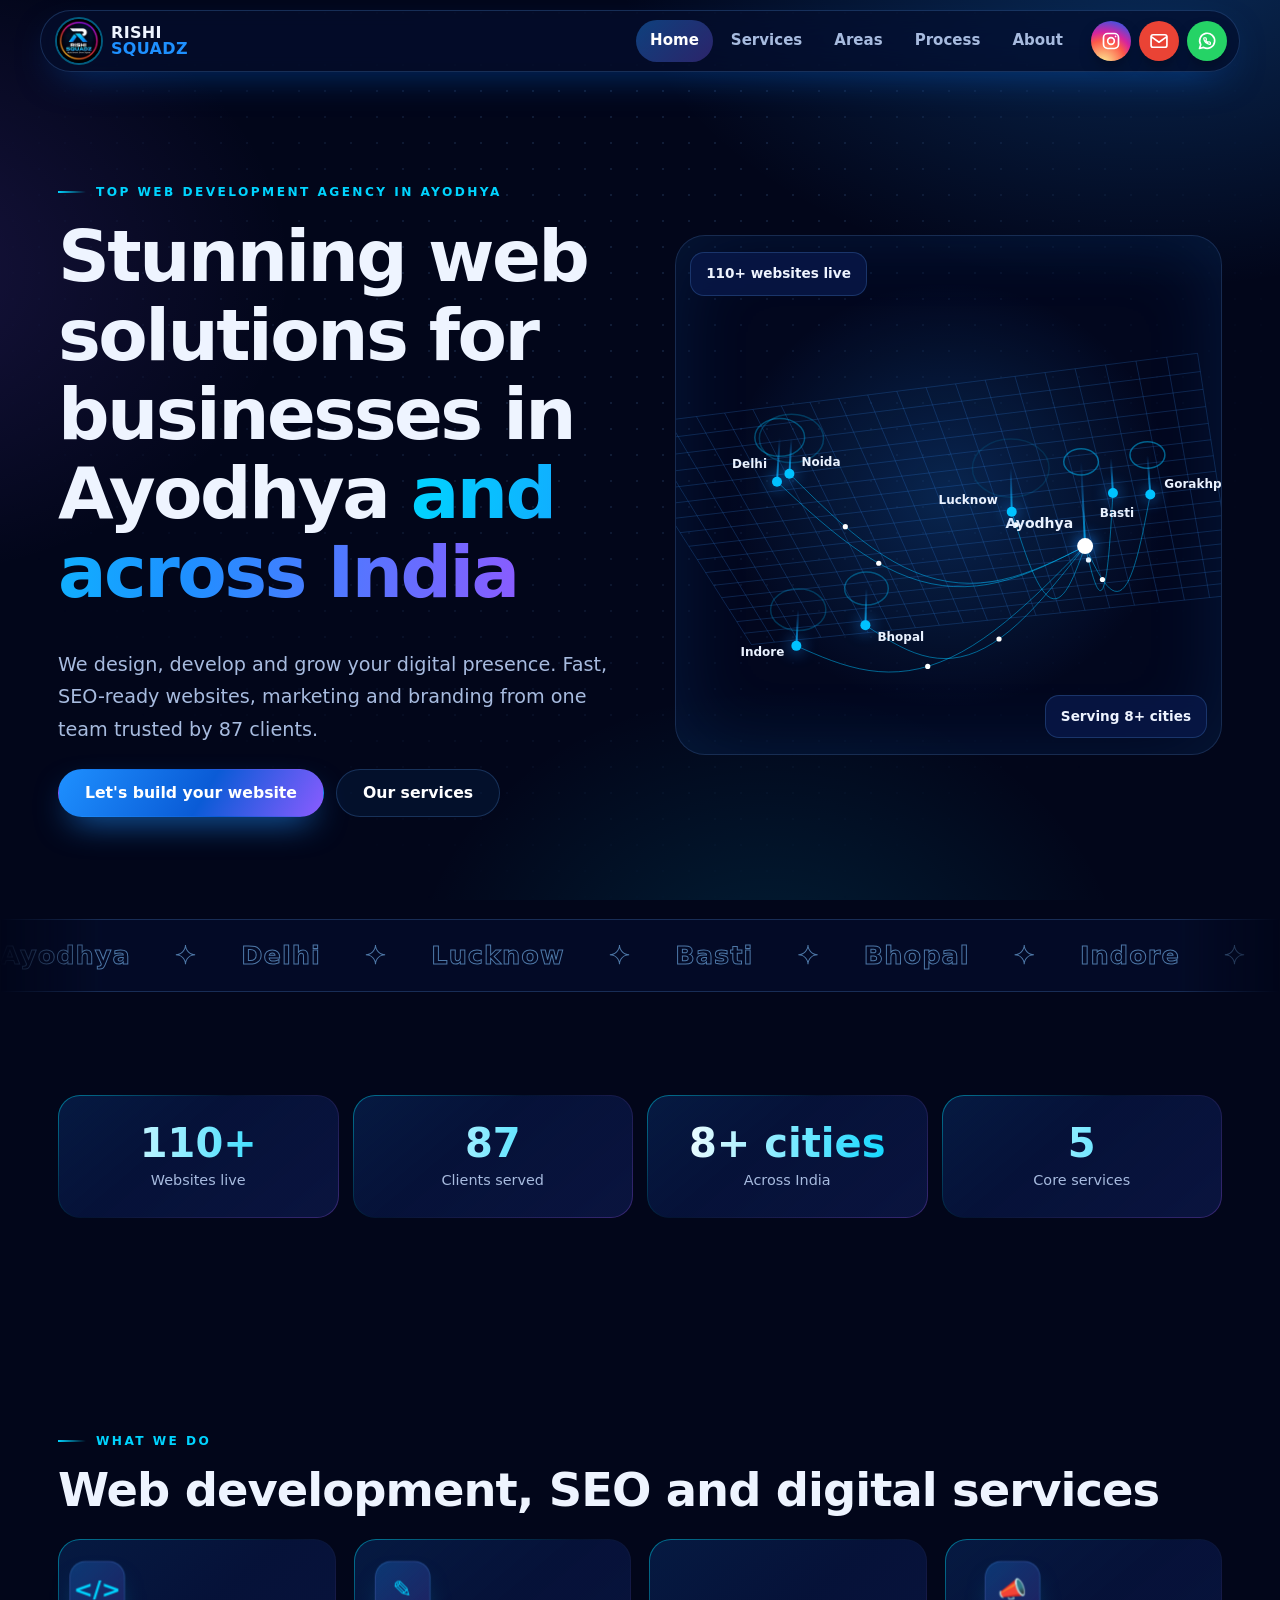
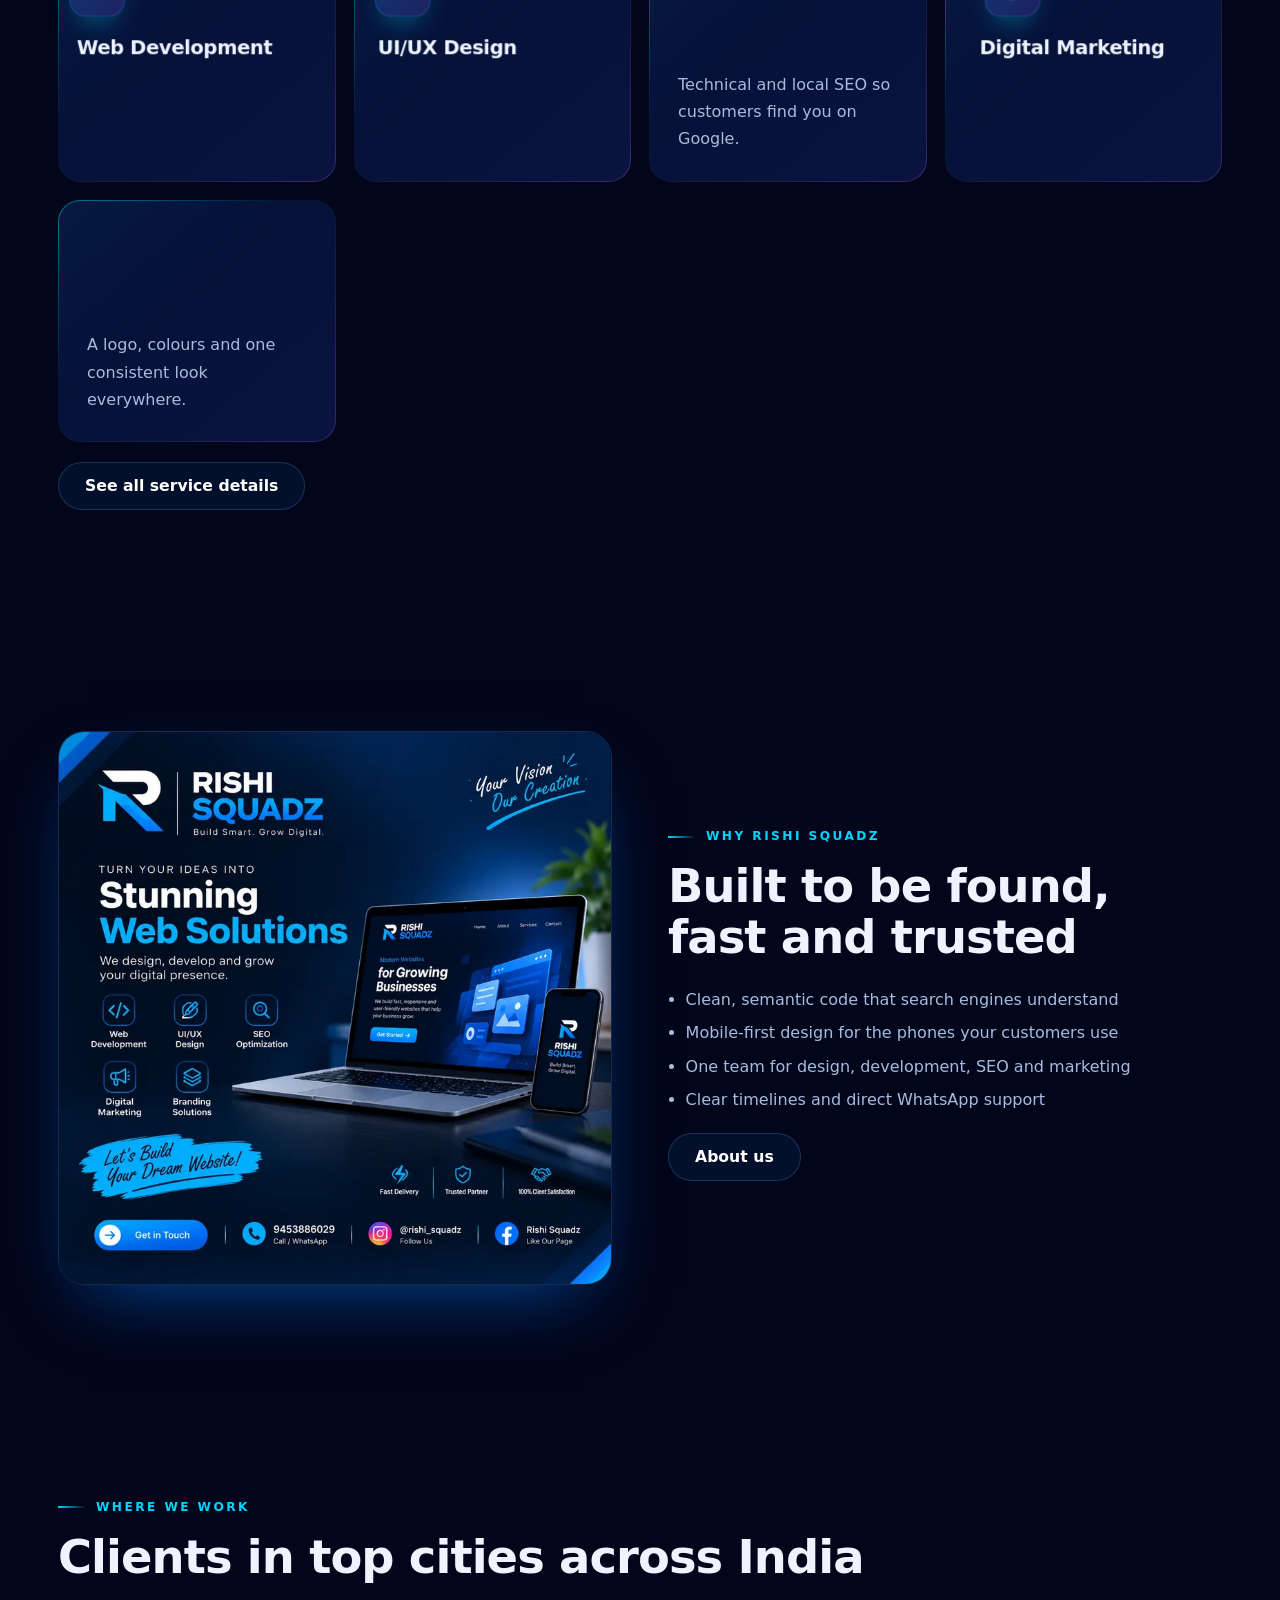
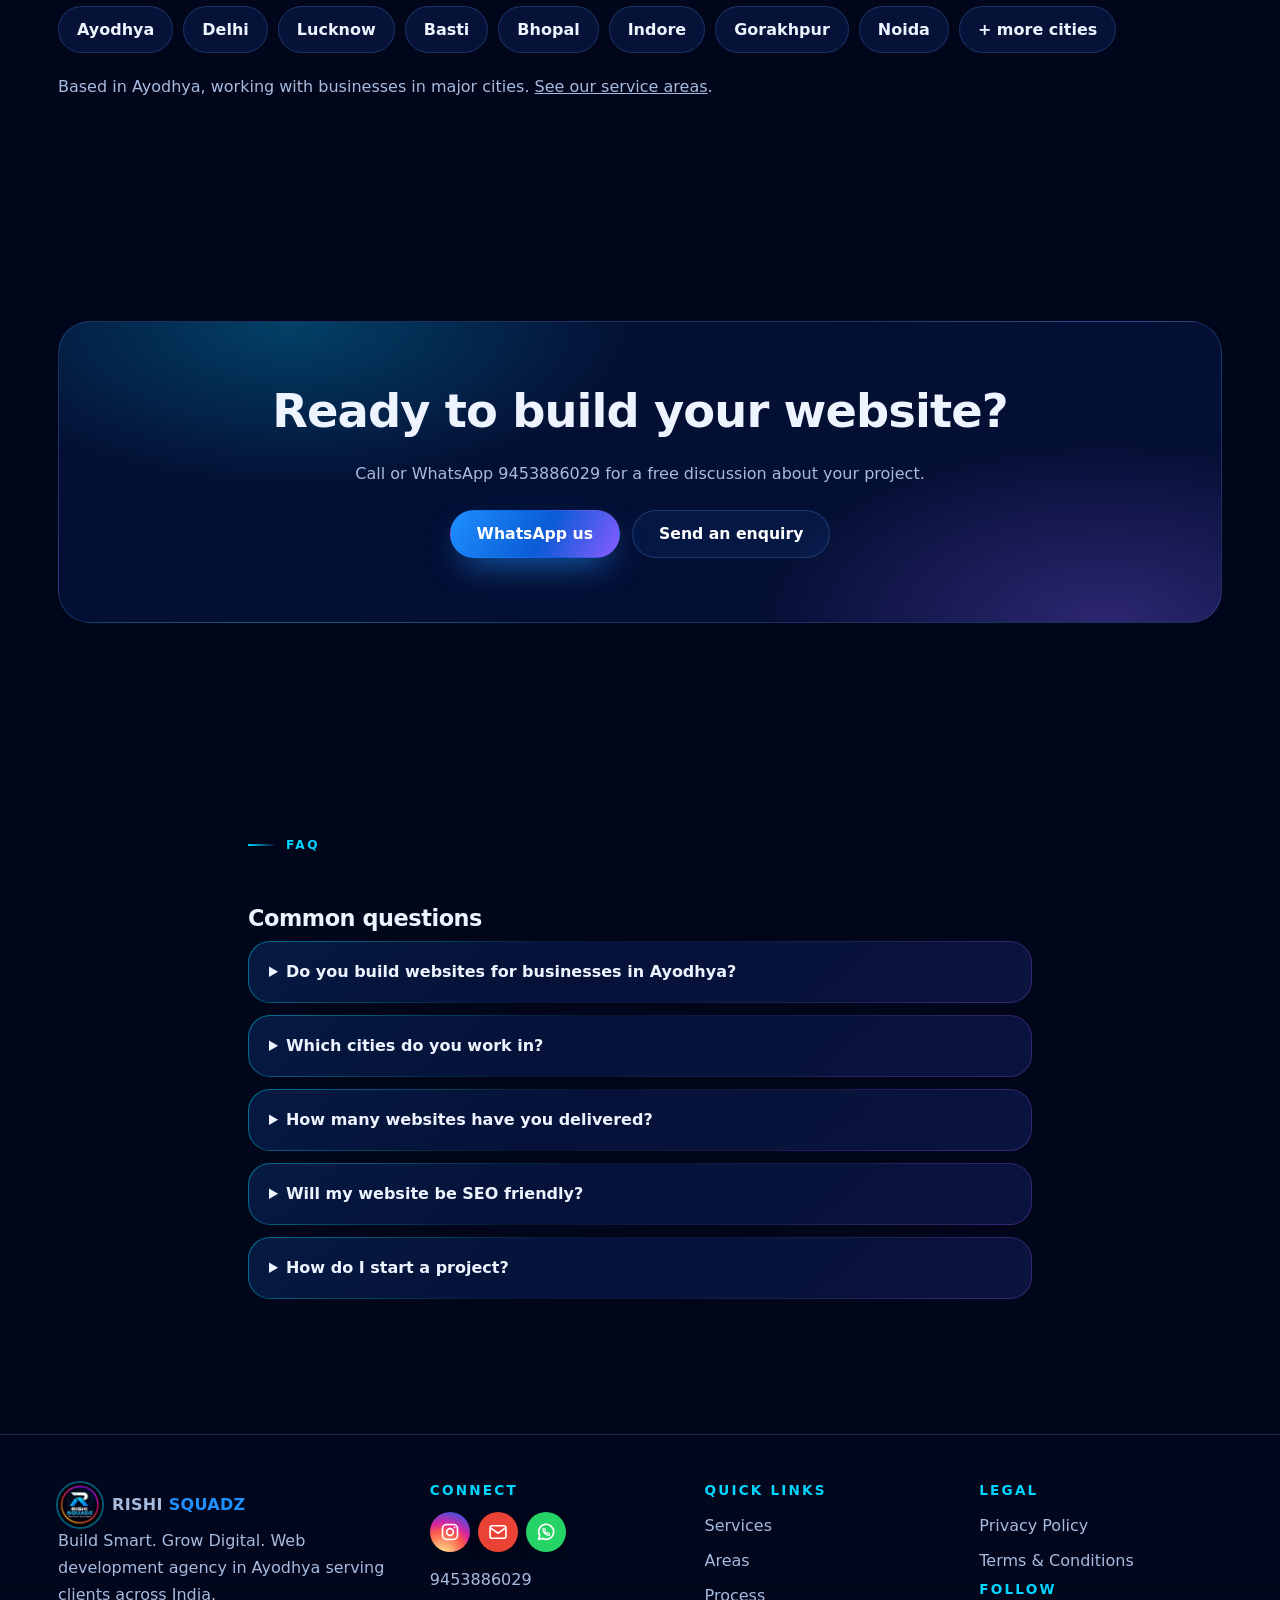
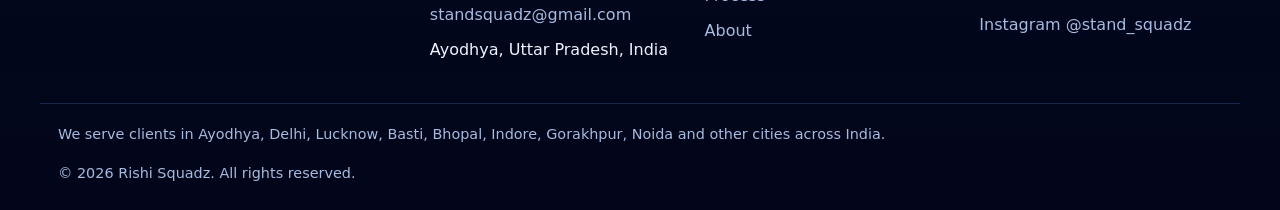
<file: index.html>
<!doctype html><html lang="en-IN"><head><meta charset="utf-8"><meta name="viewport" content="width=device-width,initial-scale=1">
<title>Web Development Company in Ayodhya, Delhi, Lucknow | Rishi Squadz</title><meta name="description" content="Top web development agency in Ayodhya serving Delhi, Lucknow, Noida, Gorakhpur, Bhopal and Indore. 110+ websites live. SEO, UI/UX, marketing. Call 9453886029."><link rel="canonical" href="https://avil45.github.io/Portfolio/"><meta name="robots" content="index,follow,max-image-preview:large"><meta name="theme-color" content="#030a1f"><meta name="geo.region" content="IN-UP"><meta name="geo.placename" content="Ayodhya">
<meta property="og:type" content="website"><meta property="og:site_name" content="Rishi Squadz"><meta property="og:locale" content="en_IN"><meta property="og:title" content="Web Development Company in Ayodhya, Delhi, Lucknow | Rishi Squadz"><meta property="og:description" content="Top web development agency in Ayodhya serving Delhi, Lucknow, Noida, Gorakhpur, Bhopal and Indore. 110+ websites live. SEO, UI/UX, marketing. Call 9453886029."><meta property="og:url" content="https://avil45.github.io/Portfolio/"><meta property="og:image" content="https://avil45.github.io/Portfolio/img/og-image.jpg"><meta name="twitter:card" content="summary_large_image">
<link rel="icon" href="favicon.ico" sizes="32x32"><link rel="apple-touch-icon" href="img/icon-180.png"><link rel="manifest" href="site.webmanifest"><link rel="stylesheet" href="css/style.css"><script type="application/ld+json">{"@context": "https://schema.org", "@graph": [{"@type": ["ProfessionalService", "LocalBusiness"], "@id": "https://avil45.github.io/Portfolio/#org", "name": "Rishi Squadz", "alternateName": "Stand Squadz", "url": "https://avil45.github.io/Portfolio/", "logo": "https://avil45.github.io/Portfolio/img/icon-512.png", "image": "https://avil45.github.io/Portfolio/img/og-image.jpg", "description": "Web development, UI/UX, SEO, digital marketing and branding agency in Ayodhya serving clients across India.", "telephone": "+91-9453886029", "email": "standsquadz@gmail.com", "slogan": "Build Smart. Grow Digital.", "address": {"@type": "PostalAddress", "addressLocality": "Ayodhya", "addressRegion": "Uttar Pradesh", "addressCountry": "IN"}, "areaServed": [{"@type": "City", "name": "Ayodhya"}, {"@type": "City", "name": "Delhi"}, {"@type": "City", "name": "Lucknow"}, {"@type": "City", "name": "Basti"}, {"@type": "City", "name": "Bhopal"}, {"@type": "City", "name": "Indore"}, {"@type": "City", "name": "Gorakhpur"}, {"@type": "City", "name": "Noida"}], "sameAs": ["https://www.instagram.com/stand_squadz"], "contactPoint": {"@type": "ContactPoint", "telephone": "+91-9453886029", "contactType": "customer service", "availableLanguage": ["en", "hi"]}, "hasOfferCatalog": {"@type": "OfferCatalog", "name": "Services", "itemListElement": [{"@type": "Offer", "itemOffered": {"@type": "Service", "name": "Web Development"}}, {"@type": "Offer", "itemOffered": {"@type": "Service", "name": "UI/UX Design"}}, {"@type": "Offer", "itemOffered": {"@type": "Service", "name": "SEO Optimization"}}, {"@type": "Offer", "itemOffered": {"@type": "Service", "name": "Digital Marketing"}}, {"@type": "Offer", "itemOffered": {"@type": "Service", "name": "Branding Solutions"}}]}}, {"@type": "WebSite", "@id": "https://avil45.github.io/Portfolio/#site", "url": "https://avil45.github.io/Portfolio/", "name": "Rishi Squadz", "publisher": {"@id": "https://avil45.github.io/Portfolio/#org"}, "inLanguage": "en-IN"}]}</script><script type="application/ld+json">{"@context": "https://schema.org", "@type": "FAQPage", "mainEntity": [{"@type": "Question", "name": "Do you build websites for businesses in Ayodhya?", "acceptedAnswer": {"@type": "Answer", "text": "Yes. Rishi Squadz is based in Ayodhya, Uttar Pradesh, and builds fast, mobile-friendly websites for local businesses, shops, hotels, schools and startups."}}, {"@type": "Question", "name": "Which cities do you work in?", "acceptedAnswer": {"@type": "Answer", "text": "We work with clients in Ayodhya, Delhi, Lucknow, Basti, Bhopal, Indore, Gorakhpur, Noida and other cities across India. Meetings can happen by phone, video call or WhatsApp."}}, {"@type": "Question", "name": "How many websites have you delivered?", "acceptedAnswer": {"@type": "Answer", "text": "We have served 87 clients and have 110 websites live."}}, {"@type": "Question", "name": "Will my website be SEO friendly?", "acceptedAnswer": {"@type": "Answer", "text": "Every site ships with clean semantic HTML, canonical tags, meta data, schema markup, a sitemap and fast loading. These are the foundations Google looks for."}}, {"@type": "Question", "name": "How do I start a project?", "acceptedAnswer": {"@type": "Answer", "text": "Call or WhatsApp 9453886029, email standsquadz@gmail.com, or use the form on the contact page."}}]}</script></head><body><a class="skip" href="#main">Skip to content</a>
<header><div class="bar"><a class="brand" href="index.html" aria-label="Rishi Squadz home"><img src="img/logo.webp" width="44" height="44" alt="Rishi Squadz logo"><span>RISHI<br><b>SQUADZ</b></span></a><button id="mb" aria-expanded="false" aria-controls="nav">Menu</button>
<nav id="nav" aria-label="Main"><ul><li><a href="index.html" aria-current="page">Home</a></li><li><a href="services.html">Services</a></li><li><a href="areas.html">Areas</a></li><li><a href="process.html">Process</a></li><li><a href="about.html">About</a></li></ul></nav><div class="soc" role="group" aria-label="Instagram, Gmail and WhatsApp"><a class="ig" href="https://www.instagram.com/stand_squadz" target="_blank" rel="noopener me" aria-label="Instagram @stand_squadz" title="Instagram"><svg viewBox="0 0 24 24" fill="none" stroke="currentColor" stroke-width="2" stroke-linecap="round" stroke-linejoin="round" aria-hidden="true"><rect x="3" y="3" width="18" height="18" rx="5"/><circle cx="12" cy="12" r="4"/><circle cx="17.5" cy="6.5" r="1" fill="currentColor" stroke="none"/></svg></a><a class="gm" href="mailto:standsquadz@gmail.com" aria-label="Email standsquadz@gmail.com" title="Gmail"><svg viewBox="0 0 24 24" fill="none" stroke="currentColor" stroke-width="2" stroke-linecap="round" stroke-linejoin="round" aria-hidden="true"><rect x="2.5" y="4.5" width="19" height="15" rx="2.5"/><path d="M3 7l9 6.5L21 7"/></svg></a><a class="wa" href="https://wa.me/919453886029" target="_blank" rel="noopener" aria-label="WhatsApp 9453886029" title="WhatsApp"><svg viewBox="0 0 24 24" fill="none" stroke="currentColor" stroke-width="2" stroke-linecap="round" stroke-linejoin="round" aria-hidden="true"><path d="M3 21l1.5-4.6A9 9 0 1 1 8 19.7z"/><path stroke-width="3.6" transform="translate(7.3 7.3) scale(.4)" d="M22 16.92v3a2 2 0 0 1-2.18 2 19.79 19.79 0 0 1-8.63-3.07 19.5 19.5 0 0 1-6-6 19.79 19.79 0 0 1-3.07-8.67A2 2 0 0 1 4.11 2h3a2 2 0 0 1 2 1.72c.127.96.361 1.903.7 2.81a2 2 0 0 1-.45 2.11L8.09 9.91a16 16 0 0 0 6 6l1.27-1.27a2 2 0 0 1 2.11-.45c.907.339 1.85.573 2.81.7A2 2 0 0 1 22 16.92z"/></svg></a></div></div></header><main id="main"><section><div class="w hero"><div><p class="eb">Top web development agency in Ayodhya</p><h1>Stunning web solutions for businesses in Ayodhya <span class="grad">and across India</span></h1><p class="m">We design, develop and grow your digital presence. Fast, SEO-ready websites, marketing and branding from one team trusted by 87 clients.</p><div class="row"><a class="btn" href="contact.html">Let's build your website</a><a class="btn g" href="services.html">Our services</a></div></div>
<div class="net"><canvas id="net" role="img" aria-label="3D network map of cities served from Ayodhya: Delhi, Noida, Lucknow, Basti, Gorakhpur, Bhopal and Indore"></canvas><div class="chip a">110+ websites live</div><div class="chip b">Serving 8+ cities</div></div></div></section>
<div class="mq" aria-hidden="true"><div><span>Ayodhya</span><span>✦</span><span>Delhi</span><span>✦</span><span>Lucknow</span><span>✦</span><span>Basti</span><span>✦</span><span>Bhopal</span><span>✦</span><span>Indore</span><span>✦</span><span>Gorakhpur</span><span>✦</span><span>Noida</span><span>✦</span><span>Ayodhya</span><span>✦</span><span>Delhi</span><span>✦</span><span>Lucknow</span><span>✦</span><span>Basti</span><span>✦</span><span>Bhopal</span><span>✦</span><span>Indore</span><span>✦</span><span>Gorakhpur</span><span>✦</span><span>Noida</span><span>✦</span></div></div><section><div class="w"><div class="stats"><div class="stat"><b>110+</b><span>Websites live</span></div><div class="stat"><b>87</b><span>Clients served</span></div><div class="stat"><b>8+ cities</b><span>Across India</span></div><div class="stat"><b>5</b><span>Core services</span></div></div></div></section>
<section><div class="w"><p class="eb">What we do</p><h2>Web development, SEO and digital services</h2><div class="grid"><article class="card"><div class="ic" aria-hidden="true">&lt;/&gt;</div><h3>Web Development</h3><p>Fast, responsive, mobile-first websites and web apps.</p></article><article class="card"><div class="ic" aria-hidden="true">✎</div><h3>UI/UX Design</h3><p>Clear layouts and simple flows planned around how customers decide.</p></article><article class="card"><div class="ic" aria-hidden="true">⌕</div><h3>SEO Optimization</h3><p>Technical and local SEO so customers find you on Google.</p></article><article class="card"><div class="ic" aria-hidden="true">📣</div><h3>Digital Marketing</h3><p>Social media, ads and campaigns that bring in enquiries.</p></article><article class="card"><div class="ic" aria-hidden="true">◆</div><h3>Branding Solutions</h3><p>A logo, colours and one consistent look everywhere.</p></article></div><p class="sp"><a class="btn g" href="services.html">See all service details</a></p></div></section>
<section><div class="w two"><img src="img/poster.webp" width="800" height="800" loading="lazy" alt="Rishi Squadz web solutions poster showing a website on laptop and phone"><div><p class="eb">Why Rishi Squadz</p><h2>Built to be found, fast and trusted</h2><ul class="ls"><li>Clean, semantic code that search engines understand</li><li>Mobile-first design for the phones your customers use</li><li>One team for design, development, SEO and marketing</li><li>Clear timelines and direct WhatsApp support</li></ul><p class="sp"><a class="btn g" href="about.html">About us</a></p></div></div></section>
<section><div class="w"><p class="eb">Where we work</p><h2>Clients in top cities across India</h2><ul class="tags"><li>Ayodhya</li><li>Delhi</li><li>Lucknow</li><li>Basti</li><li>Bhopal</li><li>Indore</li><li>Gorakhpur</li><li>Noida</li><li>+ more cities</li></ul><p class="m sp">Based in Ayodhya, working with businesses in major cities. <a href="areas.html">See our service areas</a>.</p></div></section><section><div class="w"><div class="cta"><h2>Ready to build your website?</h2><p class="m">Call or WhatsApp 9453886029 for a free discussion about your project.</p><div class="row" style="justify-content:center"><a class="btn" href="https://wa.me/919453886029" target="_blank" rel="noopener">WhatsApp us</a><a class="btn g" href="contact.html">Send an enquiry</a></div></div></div></section>
<section id="faq"><div class="w legal"><p class="eb">FAQ</p><h2>Common questions</h2><details><summary>Do you build websites for businesses in Ayodhya?</summary><p>Yes. Rishi Squadz is based in Ayodhya, Uttar Pradesh, and builds fast, mobile-friendly websites for local businesses, shops, hotels, schools and startups.</p></details><details><summary>Which cities do you work in?</summary><p>We work with clients in Ayodhya, Delhi, Lucknow, Basti, Bhopal, Indore, Gorakhpur, Noida and other cities across India. Meetings can happen by phone, video call or WhatsApp.</p></details><details><summary>How many websites have you delivered?</summary><p>We have served 87 clients and have 110 websites live.</p></details><details><summary>Will my website be SEO friendly?</summary><p>Every site ships with clean semantic HTML, canonical tags, meta data, schema markup, a sitemap and fast loading. These are the foundations Google looks for.</p></details><details><summary>How do I start a project?</summary><p>Call or WhatsApp 9453886029, email standsquadz@gmail.com, or use the form on the contact page.</p></details></div></section></main><footer><div class="w fg"><div><a class="brand" href="index.html"><img src="img/logo.webp" width="44" height="44" alt="" loading="lazy"><span>RISHI <b>SQUADZ</b></span></a><p class="m">Build Smart. Grow Digital. Web development agency in Ayodhya serving clients across India.</p></div>
<div><h2>Connect</h2><div class="soc" role="group" aria-label="Instagram, Gmail and WhatsApp"><a class="ig" href="https://www.instagram.com/stand_squadz" target="_blank" rel="noopener me" aria-label="Instagram @stand_squadz" title="Instagram"><svg viewBox="0 0 24 24" fill="none" stroke="currentColor" stroke-width="2" stroke-linecap="round" stroke-linejoin="round" aria-hidden="true"><rect x="3" y="3" width="18" height="18" rx="5"/><circle cx="12" cy="12" r="4"/><circle cx="17.5" cy="6.5" r="1" fill="currentColor" stroke="none"/></svg></a><a class="gm" href="mailto:standsquadz@gmail.com" aria-label="Email standsquadz@gmail.com" title="Gmail"><svg viewBox="0 0 24 24" fill="none" stroke="currentColor" stroke-width="2" stroke-linecap="round" stroke-linejoin="round" aria-hidden="true"><rect x="2.5" y="4.5" width="19" height="15" rx="2.5"/><path d="M3 7l9 6.5L21 7"/></svg></a><a class="wa" href="https://wa.me/919453886029" target="_blank" rel="noopener" aria-label="WhatsApp 9453886029" title="WhatsApp"><svg viewBox="0 0 24 24" fill="none" stroke="currentColor" stroke-width="2" stroke-linecap="round" stroke-linejoin="round" aria-hidden="true"><path d="M3 21l1.5-4.6A9 9 0 1 1 8 19.7z"/><path stroke-width="3.6" transform="translate(7.3 7.3) scale(.4)" d="M22 16.92v3a2 2 0 0 1-2.18 2 19.79 19.79 0 0 1-8.63-3.07 19.5 19.5 0 0 1-6-6 19.79 19.79 0 0 1-3.07-8.67A2 2 0 0 1 4.11 2h3a2 2 0 0 1 2 1.72c.127.96.361 1.903.7 2.81a2 2 0 0 1-.45 2.11L8.09 9.91a16 16 0 0 0 6 6l1.27-1.27a2 2 0 0 1 2.11-.45c.907.339 1.85.573 2.81.7A2 2 0 0 1 22 16.92z"/></svg></a></div><ul><li><a href="tel:+919453886029">9453886029</a></li><li><a href="mailto:standsquadz@gmail.com">standsquadz@gmail.com</a></li><li>Ayodhya, Uttar Pradesh, India</li></ul></div>
<div><h2>Quick links</h2><ul><li><a href="services.html">Services</a></li><li><a href="areas.html">Areas</a></li><li><a href="process.html">Process</a></li><li><a href="about.html">About</a></li></ul></div>
<div><h2>Legal</h2><ul><li><a href="privacy-policy.html">Privacy Policy</a></li><li><a href="terms.html">Terms &amp; Conditions</a></li></ul><h2>Follow</h2><ul><li><a href="https://www.instagram.com/stand_squadz" target="_blank" rel="noopener me">Instagram @stand_squadz</a></li></ul></div></div>
<div class="w cp"><p>We serve clients in Ayodhya, Delhi, Lucknow, Basti, Bhopal, Indore, Gorakhpur, Noida and other cities across India.</p>&copy; <span class="yr">2026</span> Rishi Squadz. All rights reserved.</div></footer><script src="js/main.js" defer></script><script src="js/network.js" defer></script></body></html>
</file>
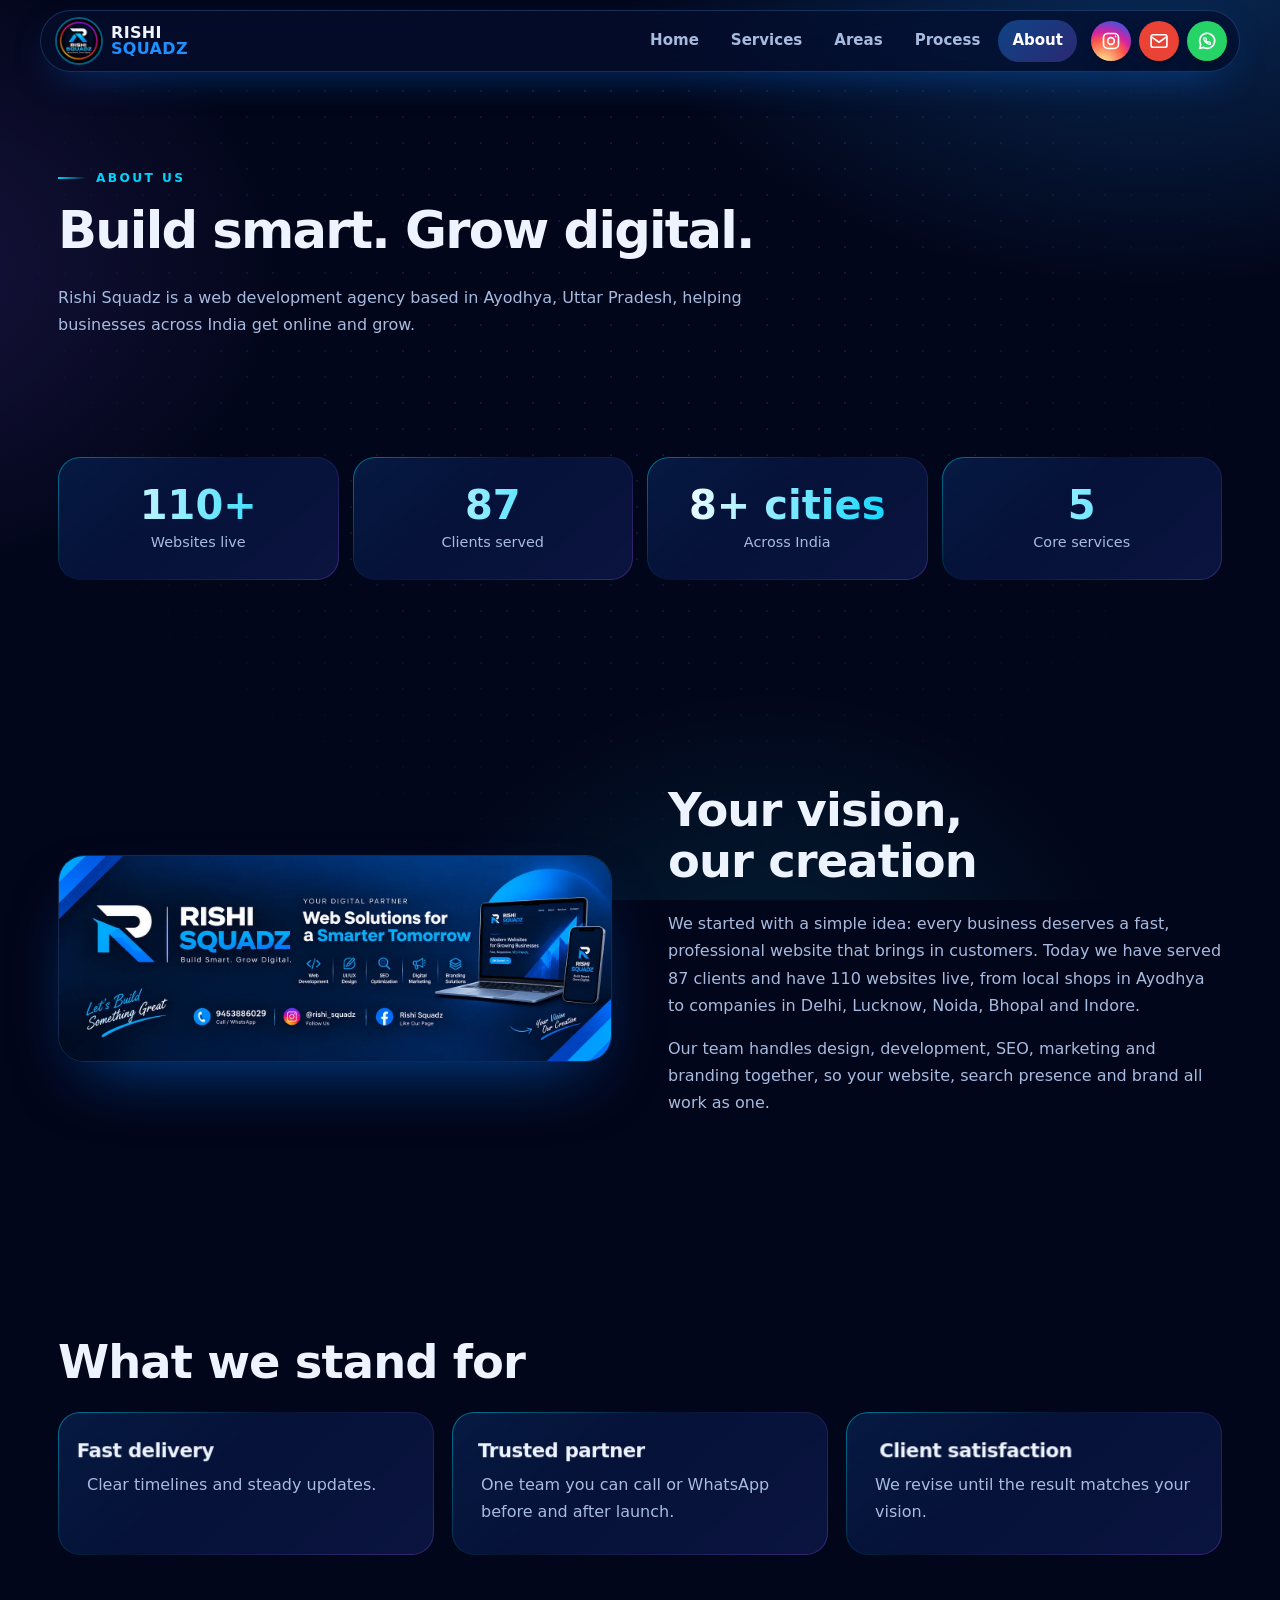
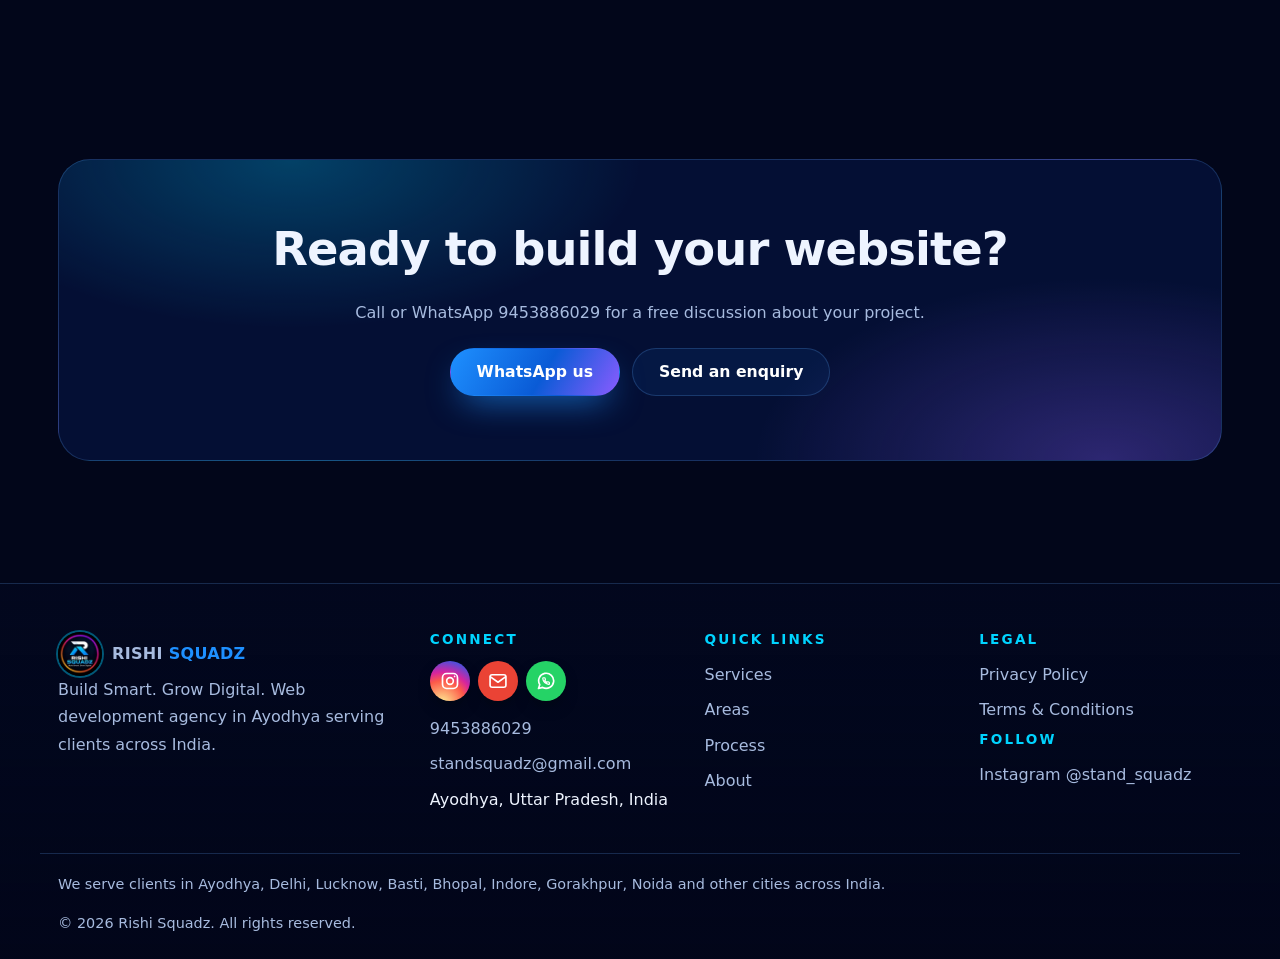
<file: about.html>
<!doctype html><html lang="en-IN"><head><meta charset="utf-8"><meta name="viewport" content="width=device-width,initial-scale=1">
<title>About Rishi Squadz | Web Development Agency in Ayodhya</title><meta name="description" content="Rishi Squadz is a web development agency in Ayodhya with 87 clients and 110 websites live across India. Build Smart. Grow Digital."><link rel="canonical" href="https://avil45.github.io/Portfolio/about.html"><meta name="robots" content="index,follow,max-image-preview:large"><meta name="theme-color" content="#030a1f"><meta name="geo.region" content="IN-UP"><meta name="geo.placename" content="Ayodhya">
<meta property="og:type" content="website"><meta property="og:site_name" content="Rishi Squadz"><meta property="og:locale" content="en_IN"><meta property="og:title" content="About Rishi Squadz | Web Development Agency in Ayodhya"><meta property="og:description" content="Rishi Squadz is a web development agency in Ayodhya with 87 clients and 110 websites live across India. Build Smart. Grow Digital."><meta property="og:url" content="https://avil45.github.io/Portfolio/about.html"><meta property="og:image" content="https://avil45.github.io/Portfolio/img/og-image.jpg"><meta name="twitter:card" content="summary_large_image">
<link rel="icon" href="favicon.ico" sizes="32x32"><link rel="apple-touch-icon" href="img/icon-180.png"><link rel="manifest" href="site.webmanifest"><link rel="stylesheet" href="css/style.css"><script type="application/ld+json">{"@context": "https://schema.org", "@type": "BreadcrumbList", "itemListElement": [{"@type": "ListItem", "position": 1, "name": "Home", "item": "https://avil45.github.io/Portfolio/"}, {"@type": "ListItem", "position": 2, "name": "About Rishi Squadz", "item": "https://avil45.github.io/Portfolio/about.html"}]}</script></head><body><a class="skip" href="#main">Skip to content</a>
<header><div class="bar"><a class="brand" href="index.html" aria-label="Rishi Squadz home"><img src="img/logo.webp" width="44" height="44" alt="Rishi Squadz logo"><span>RISHI<br><b>SQUADZ</b></span></a><button id="mb" aria-expanded="false" aria-controls="nav">Menu</button>
<nav id="nav" aria-label="Main"><ul><li><a href="index.html">Home</a></li><li><a href="services.html">Services</a></li><li><a href="areas.html">Areas</a></li><li><a href="process.html">Process</a></li><li><a href="about.html" aria-current="page">About</a></li></ul></nav><div class="soc" role="group" aria-label="Instagram, Gmail and WhatsApp"><a class="ig" href="https://www.instagram.com/stand_squadz" target="_blank" rel="noopener me" aria-label="Instagram @stand_squadz" title="Instagram"><svg viewBox="0 0 24 24" fill="none" stroke="currentColor" stroke-width="2" stroke-linecap="round" stroke-linejoin="round" aria-hidden="true"><rect x="3" y="3" width="18" height="18" rx="5"/><circle cx="12" cy="12" r="4"/><circle cx="17.5" cy="6.5" r="1" fill="currentColor" stroke="none"/></svg></a><a class="gm" href="mailto:standsquadz@gmail.com" aria-label="Email standsquadz@gmail.com" title="Gmail"><svg viewBox="0 0 24 24" fill="none" stroke="currentColor" stroke-width="2" stroke-linecap="round" stroke-linejoin="round" aria-hidden="true"><rect x="2.5" y="4.5" width="19" height="15" rx="2.5"/><path d="M3 7l9 6.5L21 7"/></svg></a><a class="wa" href="https://wa.me/919453886029" target="_blank" rel="noopener" aria-label="WhatsApp 9453886029" title="WhatsApp"><svg viewBox="0 0 24 24" fill="none" stroke="currentColor" stroke-width="2" stroke-linecap="round" stroke-linejoin="round" aria-hidden="true"><path d="M3 21l1.5-4.6A9 9 0 1 1 8 19.7z"/><path stroke-width="3.6" transform="translate(7.3 7.3) scale(.4)" d="M22 16.92v3a2 2 0 0 1-2.18 2 19.79 19.79 0 0 1-8.63-3.07 19.5 19.5 0 0 1-6-6 19.79 19.79 0 0 1-3.07-8.67A2 2 0 0 1 4.11 2h3a2 2 0 0 1 2 1.72c.127.96.361 1.903.7 2.81a2 2 0 0 1-.45 2.11L8.09 9.91a16 16 0 0 0 6 6l1.27-1.27a2 2 0 0 1 2.11-.45c.907.339 1.85.573 2.81.7A2 2 0 0 1 22 16.92z"/></svg></a></div></div></header><main id="main"><section class="ph"><div class="w"><p class="eb">About us</p><h1 style="font-size:clamp(2rem,4.6vw,3.2rem)">Build smart. Grow digital.</h1><p class="m" style="max-width:44em">Rishi Squadz is a web development agency based in Ayodhya, Uttar Pradesh, helping businesses across India get online and grow.</p></div></section><section><div class="w"><div class="stats"><div class="stat"><b>110+</b><span>Websites live</span></div><div class="stat"><b>87</b><span>Clients served</span></div><div class="stat"><b>8+ cities</b><span>Across India</span></div><div class="stat"><b>5</b><span>Core services</span></div></div></div></section><section><div class="w two"><img src="img/banner.webp" width="1400" height="521" loading="lazy" alt="Rishi Squadz digital solutions banner"><div><h2>Your vision, our creation</h2><p class="m">We started with a simple idea: every business deserves a fast, professional website that brings in customers. Today we have served 87 clients and have 110 websites live, from local shops in Ayodhya to companies in Delhi, Lucknow, Noida, Bhopal and Indore.</p><p class="m">Our team handles design, development, SEO, marketing and branding together, so your website, search presence and brand all work as one.</p></div></div></section><section><div class="w"><h2>What we stand for</h2><div class="grid"><article class="card"><h3>Fast delivery</h3><p>Clear timelines and steady updates.</p></article><article class="card"><h3>Trusted partner</h3><p>One team you can call or WhatsApp before and after launch.</p></article><article class="card"><h3>Client satisfaction</h3><p>We revise until the result matches your vision.</p></article></div></div></section><section><div class="w"><div class="cta"><h2>Ready to build your website?</h2><p class="m">Call or WhatsApp 9453886029 for a free discussion about your project.</p><div class="row" style="justify-content:center"><a class="btn" href="https://wa.me/919453886029" target="_blank" rel="noopener">WhatsApp us</a><a class="btn g" href="contact.html">Send an enquiry</a></div></div></div></section></main><footer><div class="w fg"><div><a class="brand" href="index.html"><img src="img/logo.webp" width="44" height="44" alt="" loading="lazy"><span>RISHI <b>SQUADZ</b></span></a><p class="m">Build Smart. Grow Digital. Web development agency in Ayodhya serving clients across India.</p></div>
<div><h2>Connect</h2><div class="soc" role="group" aria-label="Instagram, Gmail and WhatsApp"><a class="ig" href="https://www.instagram.com/stand_squadz" target="_blank" rel="noopener me" aria-label="Instagram @stand_squadz" title="Instagram"><svg viewBox="0 0 24 24" fill="none" stroke="currentColor" stroke-width="2" stroke-linecap="round" stroke-linejoin="round" aria-hidden="true"><rect x="3" y="3" width="18" height="18" rx="5"/><circle cx="12" cy="12" r="4"/><circle cx="17.5" cy="6.5" r="1" fill="currentColor" stroke="none"/></svg></a><a class="gm" href="mailto:standsquadz@gmail.com" aria-label="Email standsquadz@gmail.com" title="Gmail"><svg viewBox="0 0 24 24" fill="none" stroke="currentColor" stroke-width="2" stroke-linecap="round" stroke-linejoin="round" aria-hidden="true"><rect x="2.5" y="4.5" width="19" height="15" rx="2.5"/><path d="M3 7l9 6.5L21 7"/></svg></a><a class="wa" href="https://wa.me/919453886029" target="_blank" rel="noopener" aria-label="WhatsApp 9453886029" title="WhatsApp"><svg viewBox="0 0 24 24" fill="none" stroke="currentColor" stroke-width="2" stroke-linecap="round" stroke-linejoin="round" aria-hidden="true"><path d="M3 21l1.5-4.6A9 9 0 1 1 8 19.7z"/><path stroke-width="3.6" transform="translate(7.3 7.3) scale(.4)" d="M22 16.92v3a2 2 0 0 1-2.18 2 19.79 19.79 0 0 1-8.63-3.07 19.5 19.5 0 0 1-6-6 19.79 19.79 0 0 1-3.07-8.67A2 2 0 0 1 4.11 2h3a2 2 0 0 1 2 1.72c.127.96.361 1.903.7 2.81a2 2 0 0 1-.45 2.11L8.09 9.91a16 16 0 0 0 6 6l1.27-1.27a2 2 0 0 1 2.11-.45c.907.339 1.85.573 2.81.7A2 2 0 0 1 22 16.92z"/></svg></a></div><ul><li><a href="tel:+919453886029">9453886029</a></li><li><a href="mailto:standsquadz@gmail.com">standsquadz@gmail.com</a></li><li>Ayodhya, Uttar Pradesh, India</li></ul></div>
<div><h2>Quick links</h2><ul><li><a href="services.html">Services</a></li><li><a href="areas.html">Areas</a></li><li><a href="process.html">Process</a></li><li><a href="about.html">About</a></li></ul></div>
<div><h2>Legal</h2><ul><li><a href="privacy-policy.html">Privacy Policy</a></li><li><a href="terms.html">Terms &amp; Conditions</a></li></ul><h2>Follow</h2><ul><li><a href="https://www.instagram.com/stand_squadz" target="_blank" rel="noopener me">Instagram @stand_squadz</a></li></ul></div></div>
<div class="w cp"><p>We serve clients in Ayodhya, Delhi, Lucknow, Basti, Bhopal, Indore, Gorakhpur, Noida and other cities across India.</p>&copy; <span class="yr">2026</span> Rishi Squadz. All rights reserved.</div></footer><script src="js/main.js" defer></script></body></html>
</file>
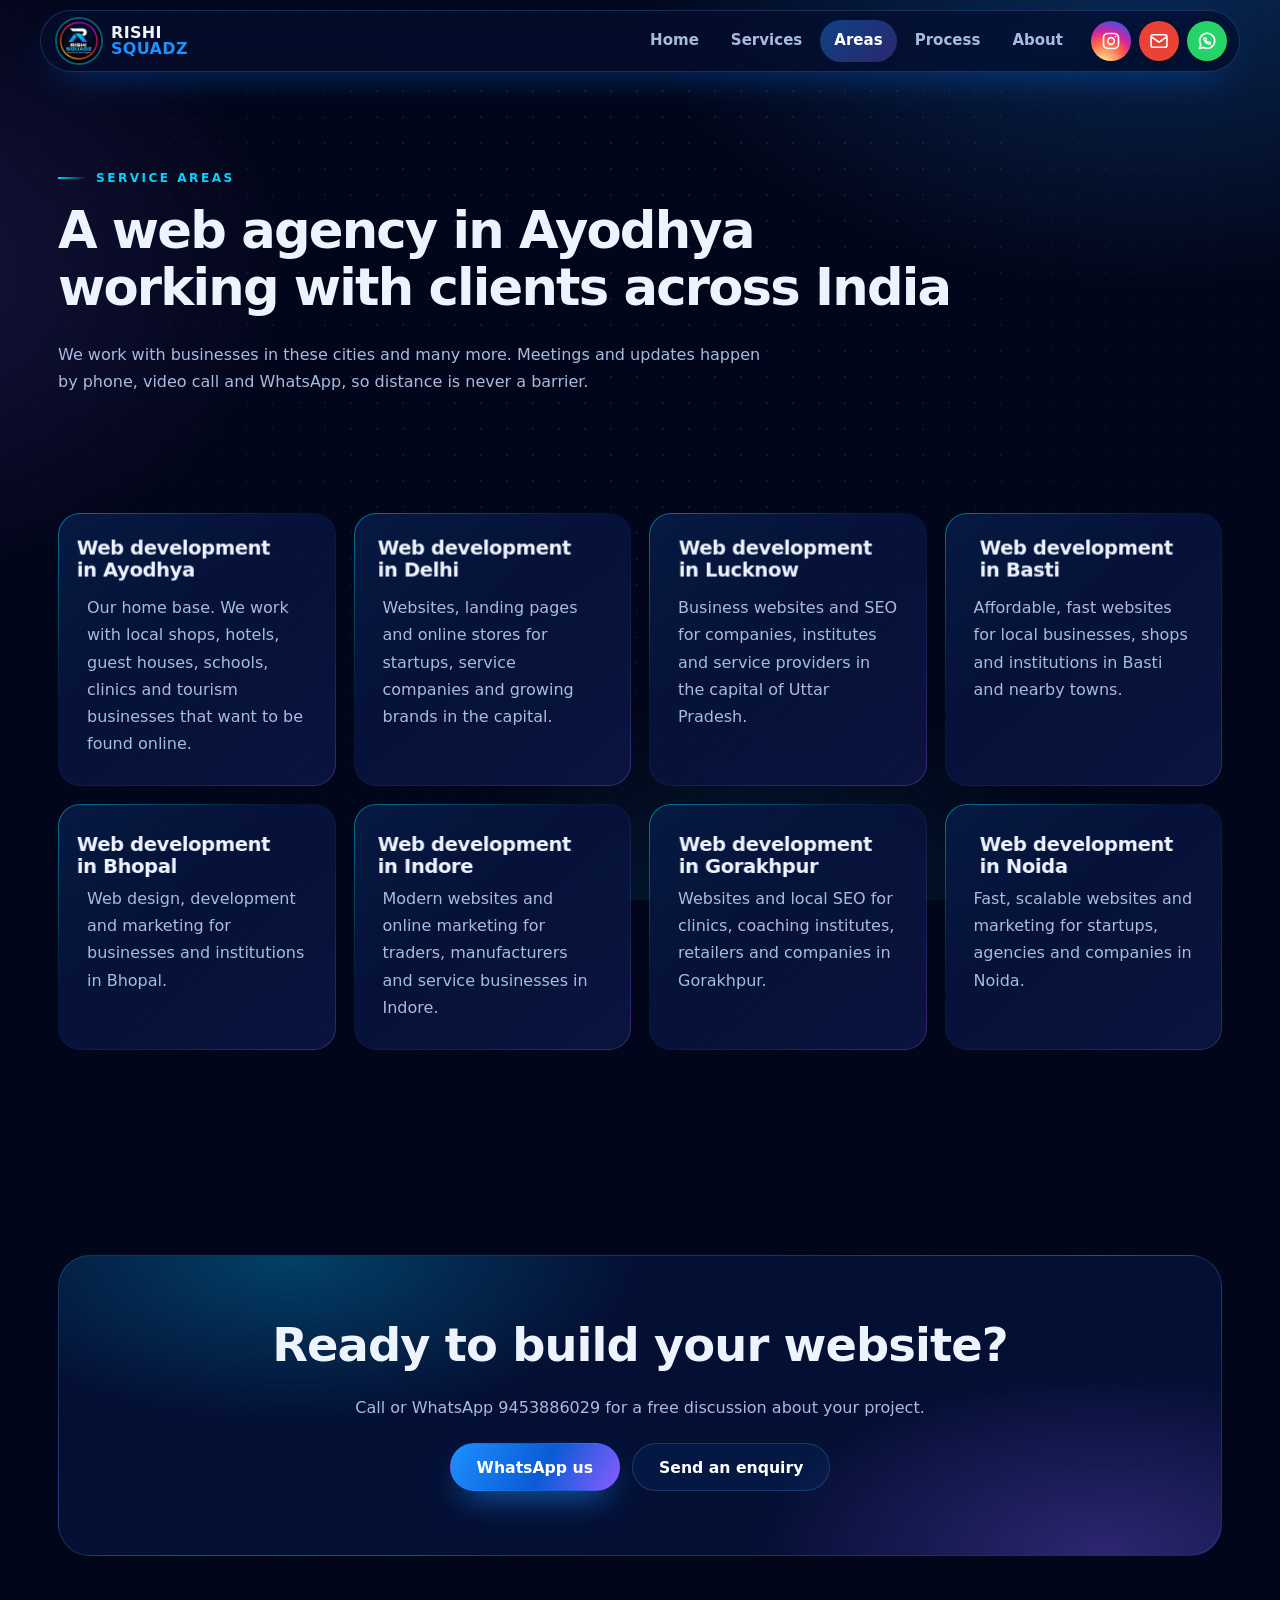
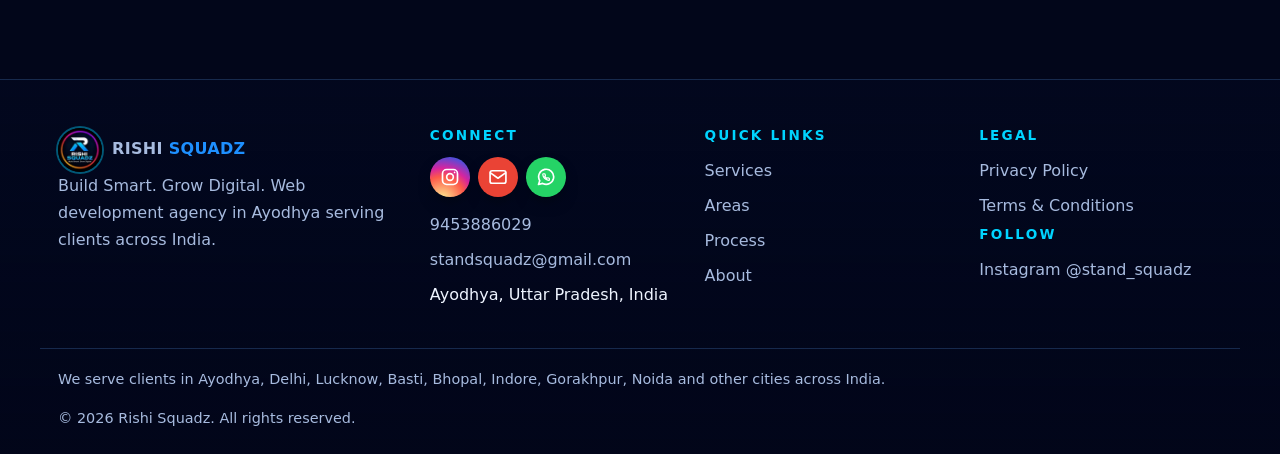
<file: areas.html>
<!doctype html><html lang="en-IN"><head><meta charset="utf-8"><meta name="viewport" content="width=device-width,initial-scale=1">
<title>Web Development Agency in Ayodhya, Delhi, Lucknow, Noida, Indore | Rishi Squadz</title><meta name="description" content="Rishi Squadz builds websites and runs SEO and digital marketing for clients in Ayodhya, Delhi, Lucknow, Basti, Bhopal, Indore, Gorakhpur and Noida."><link rel="canonical" href="https://avil45.github.io/Portfolio/areas.html"><meta name="robots" content="index,follow,max-image-preview:large"><meta name="theme-color" content="#030a1f"><meta name="geo.region" content="IN-UP"><meta name="geo.placename" content="Ayodhya">
<meta property="og:type" content="website"><meta property="og:site_name" content="Rishi Squadz"><meta property="og:locale" content="en_IN"><meta property="og:title" content="Web Development Agency in Ayodhya, Delhi, Lucknow, Noida, Indore | Rishi Squadz"><meta property="og:description" content="Rishi Squadz builds websites and runs SEO and digital marketing for clients in Ayodhya, Delhi, Lucknow, Basti, Bhopal, Indore, Gorakhpur and Noida."><meta property="og:url" content="https://avil45.github.io/Portfolio/areas.html"><meta property="og:image" content="https://avil45.github.io/Portfolio/img/og-image.jpg"><meta name="twitter:card" content="summary_large_image">
<link rel="icon" href="favicon.ico" sizes="32x32"><link rel="apple-touch-icon" href="img/icon-180.png"><link rel="manifest" href="site.webmanifest"><link rel="stylesheet" href="css/style.css"><script type="application/ld+json">{"@context": "https://schema.org", "@type": "BreadcrumbList", "itemListElement": [{"@type": "ListItem", "position": 1, "name": "Home", "item": "https://avil45.github.io/Portfolio/"}, {"@type": "ListItem", "position": 2, "name": "Web Development Agency in Ayodhya, Delhi, Lucknow, Noida, Indore", "item": "https://avil45.github.io/Portfolio/areas.html"}]}</script></head><body><a class="skip" href="#main">Skip to content</a>
<header><div class="bar"><a class="brand" href="index.html" aria-label="Rishi Squadz home"><img src="img/logo.webp" width="44" height="44" alt="Rishi Squadz logo"><span>RISHI<br><b>SQUADZ</b></span></a><button id="mb" aria-expanded="false" aria-controls="nav">Menu</button>
<nav id="nav" aria-label="Main"><ul><li><a href="index.html">Home</a></li><li><a href="services.html">Services</a></li><li><a href="areas.html" aria-current="page">Areas</a></li><li><a href="process.html">Process</a></li><li><a href="about.html">About</a></li></ul></nav><div class="soc" role="group" aria-label="Instagram, Gmail and WhatsApp"><a class="ig" href="https://www.instagram.com/stand_squadz" target="_blank" rel="noopener me" aria-label="Instagram @stand_squadz" title="Instagram"><svg viewBox="0 0 24 24" fill="none" stroke="currentColor" stroke-width="2" stroke-linecap="round" stroke-linejoin="round" aria-hidden="true"><rect x="3" y="3" width="18" height="18" rx="5"/><circle cx="12" cy="12" r="4"/><circle cx="17.5" cy="6.5" r="1" fill="currentColor" stroke="none"/></svg></a><a class="gm" href="mailto:standsquadz@gmail.com" aria-label="Email standsquadz@gmail.com" title="Gmail"><svg viewBox="0 0 24 24" fill="none" stroke="currentColor" stroke-width="2" stroke-linecap="round" stroke-linejoin="round" aria-hidden="true"><rect x="2.5" y="4.5" width="19" height="15" rx="2.5"/><path d="M3 7l9 6.5L21 7"/></svg></a><a class="wa" href="https://wa.me/919453886029" target="_blank" rel="noopener" aria-label="WhatsApp 9453886029" title="WhatsApp"><svg viewBox="0 0 24 24" fill="none" stroke="currentColor" stroke-width="2" stroke-linecap="round" stroke-linejoin="round" aria-hidden="true"><path d="M3 21l1.5-4.6A9 9 0 1 1 8 19.7z"/><path stroke-width="3.6" transform="translate(7.3 7.3) scale(.4)" d="M22 16.92v3a2 2 0 0 1-2.18 2 19.79 19.79 0 0 1-8.63-3.07 19.5 19.5 0 0 1-6-6 19.79 19.79 0 0 1-3.07-8.67A2 2 0 0 1 4.11 2h3a2 2 0 0 1 2 1.72c.127.96.361 1.903.7 2.81a2 2 0 0 1-.45 2.11L8.09 9.91a16 16 0 0 0 6 6l1.27-1.27a2 2 0 0 1 2.11-.45c.907.339 1.85.573 2.81.7A2 2 0 0 1 22 16.92z"/></svg></a></div></div></header><main id="main"><section class="ph"><div class="w"><p class="eb">Service areas</p><h1 style="font-size:clamp(2rem,4.6vw,3.2rem)">A web agency in Ayodhya working with clients across India</h1><p class="m" style="max-width:44em">We work with businesses in these cities and many more. Meetings and updates happen by phone, video call and WhatsApp, so distance is never a barrier.</p></div></section><section><div class="w"><div class="grid"><article class="card"><h3>Web development in Ayodhya</h3><p>Our home base. We work with local shops, hotels, guest houses, schools, clinics and tourism businesses that want to be found online.</p></article><article class="card"><h3>Web development in Delhi</h3><p>Websites, landing pages and online stores for startups, service companies and growing brands in the capital.</p></article><article class="card"><h3>Web development in Lucknow</h3><p>Business websites and SEO for companies, institutes and service providers in the capital of Uttar Pradesh.</p></article><article class="card"><h3>Web development in Basti</h3><p>Affordable, fast websites for local businesses, shops and institutions in Basti and nearby towns.</p></article><article class="card"><h3>Web development in Bhopal</h3><p>Web design, development and marketing for businesses and institutions in Bhopal.</p></article><article class="card"><h3>Web development in Indore</h3><p>Modern websites and online marketing for traders, manufacturers and service businesses in Indore.</p></article><article class="card"><h3>Web development in Gorakhpur</h3><p>Websites and local SEO for clinics, coaching institutes, retailers and companies in Gorakhpur.</p></article><article class="card"><h3>Web development in Noida</h3><p>Fast, scalable websites and marketing for startups, agencies and companies in Noida.</p></article></div></div></section><section><div class="w"><div class="cta"><h2>Ready to build your website?</h2><p class="m">Call or WhatsApp 9453886029 for a free discussion about your project.</p><div class="row" style="justify-content:center"><a class="btn" href="https://wa.me/919453886029" target="_blank" rel="noopener">WhatsApp us</a><a class="btn g" href="contact.html">Send an enquiry</a></div></div></div></section></main><footer><div class="w fg"><div><a class="brand" href="index.html"><img src="img/logo.webp" width="44" height="44" alt="" loading="lazy"><span>RISHI <b>SQUADZ</b></span></a><p class="m">Build Smart. Grow Digital. Web development agency in Ayodhya serving clients across India.</p></div>
<div><h2>Connect</h2><div class="soc" role="group" aria-label="Instagram, Gmail and WhatsApp"><a class="ig" href="https://www.instagram.com/stand_squadz" target="_blank" rel="noopener me" aria-label="Instagram @stand_squadz" title="Instagram"><svg viewBox="0 0 24 24" fill="none" stroke="currentColor" stroke-width="2" stroke-linecap="round" stroke-linejoin="round" aria-hidden="true"><rect x="3" y="3" width="18" height="18" rx="5"/><circle cx="12" cy="12" r="4"/><circle cx="17.5" cy="6.5" r="1" fill="currentColor" stroke="none"/></svg></a><a class="gm" href="mailto:standsquadz@gmail.com" aria-label="Email standsquadz@gmail.com" title="Gmail"><svg viewBox="0 0 24 24" fill="none" stroke="currentColor" stroke-width="2" stroke-linecap="round" stroke-linejoin="round" aria-hidden="true"><rect x="2.5" y="4.5" width="19" height="15" rx="2.5"/><path d="M3 7l9 6.5L21 7"/></svg></a><a class="wa" href="https://wa.me/919453886029" target="_blank" rel="noopener" aria-label="WhatsApp 9453886029" title="WhatsApp"><svg viewBox="0 0 24 24" fill="none" stroke="currentColor" stroke-width="2" stroke-linecap="round" stroke-linejoin="round" aria-hidden="true"><path d="M3 21l1.5-4.6A9 9 0 1 1 8 19.7z"/><path stroke-width="3.6" transform="translate(7.3 7.3) scale(.4)" d="M22 16.92v3a2 2 0 0 1-2.18 2 19.79 19.79 0 0 1-8.63-3.07 19.5 19.5 0 0 1-6-6 19.79 19.79 0 0 1-3.07-8.67A2 2 0 0 1 4.11 2h3a2 2 0 0 1 2 1.72c.127.96.361 1.903.7 2.81a2 2 0 0 1-.45 2.11L8.09 9.91a16 16 0 0 0 6 6l1.27-1.27a2 2 0 0 1 2.11-.45c.907.339 1.85.573 2.81.7A2 2 0 0 1 22 16.92z"/></svg></a></div><ul><li><a href="tel:+919453886029">9453886029</a></li><li><a href="mailto:standsquadz@gmail.com">standsquadz@gmail.com</a></li><li>Ayodhya, Uttar Pradesh, India</li></ul></div>
<div><h2>Quick links</h2><ul><li><a href="services.html">Services</a></li><li><a href="areas.html">Areas</a></li><li><a href="process.html">Process</a></li><li><a href="about.html">About</a></li></ul></div>
<div><h2>Legal</h2><ul><li><a href="privacy-policy.html">Privacy Policy</a></li><li><a href="terms.html">Terms &amp; Conditions</a></li></ul><h2>Follow</h2><ul><li><a href="https://www.instagram.com/stand_squadz" target="_blank" rel="noopener me">Instagram @stand_squadz</a></li></ul></div></div>
<div class="w cp"><p>We serve clients in Ayodhya, Delhi, Lucknow, Basti, Bhopal, Indore, Gorakhpur, Noida and other cities across India.</p>&copy; <span class="yr">2026</span> Rishi Squadz. All rights reserved.</div></footer><script src="js/main.js" defer></script></body></html>
</file>
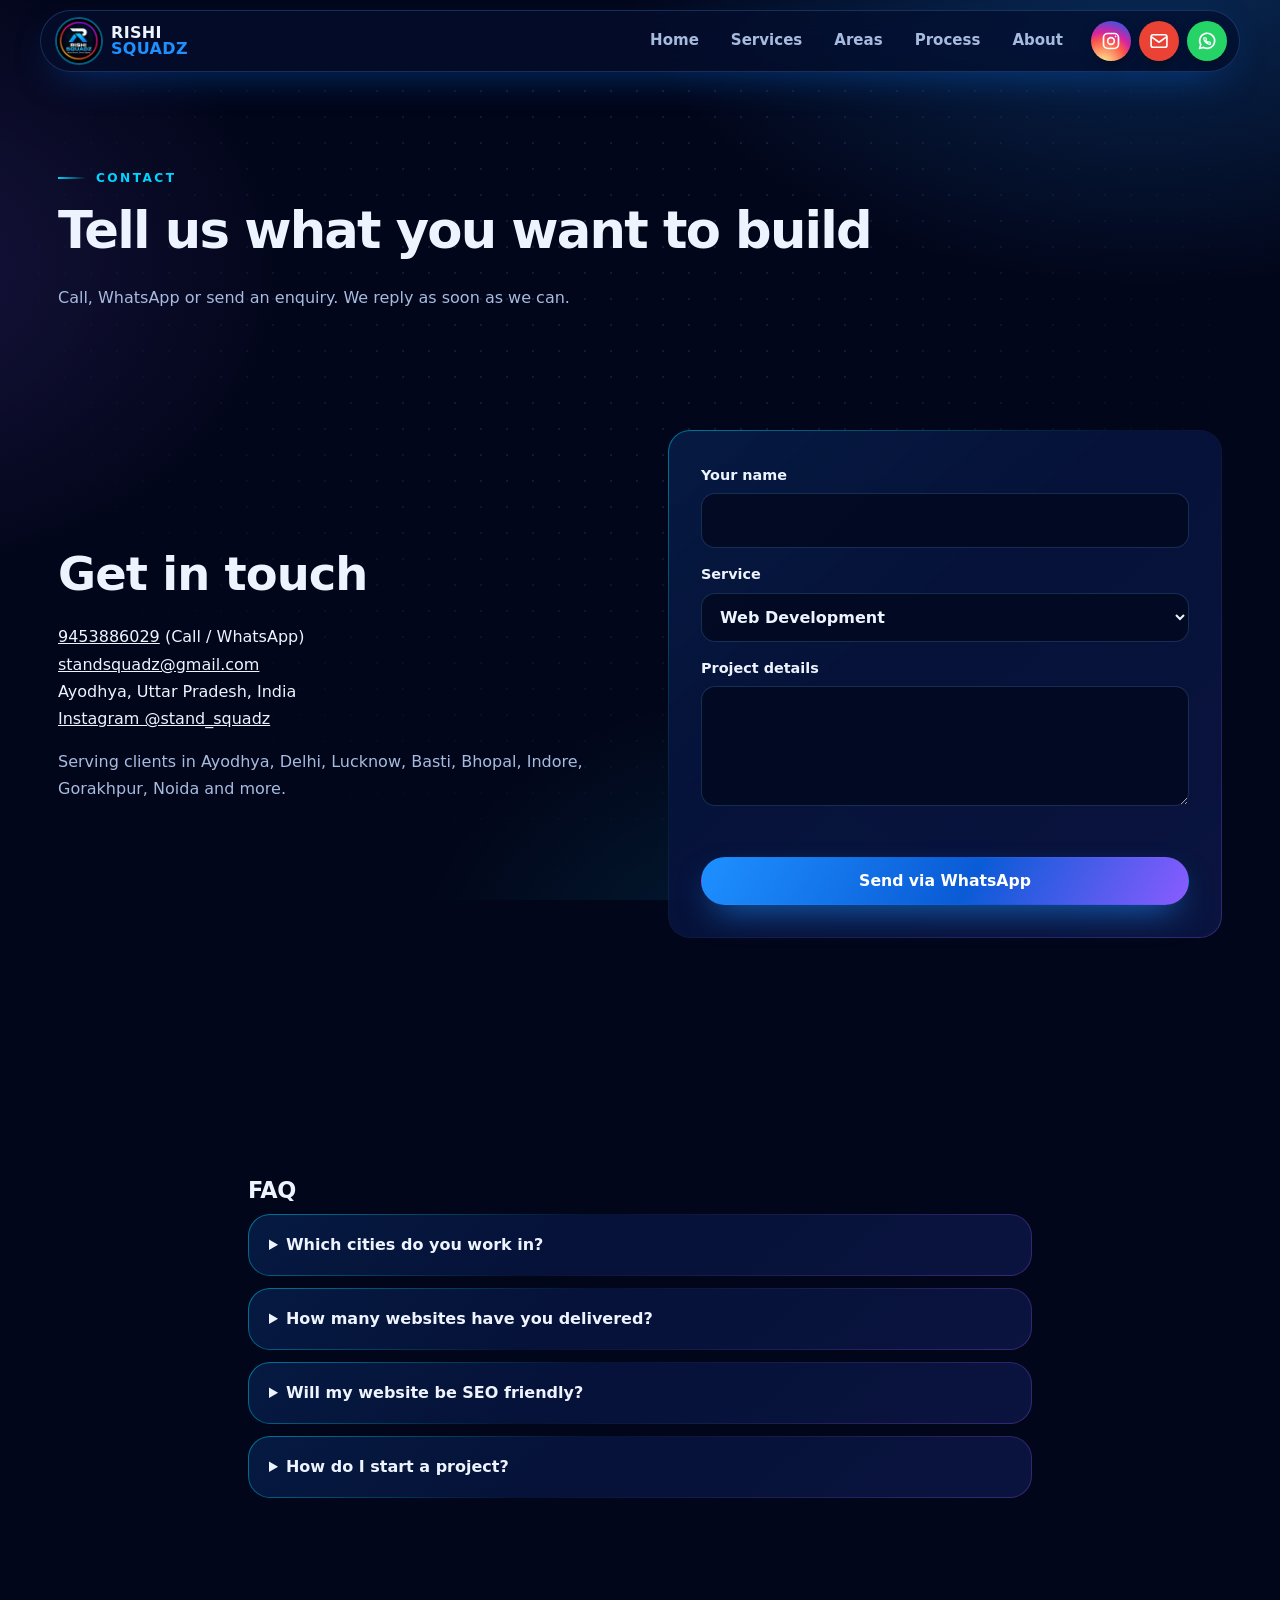
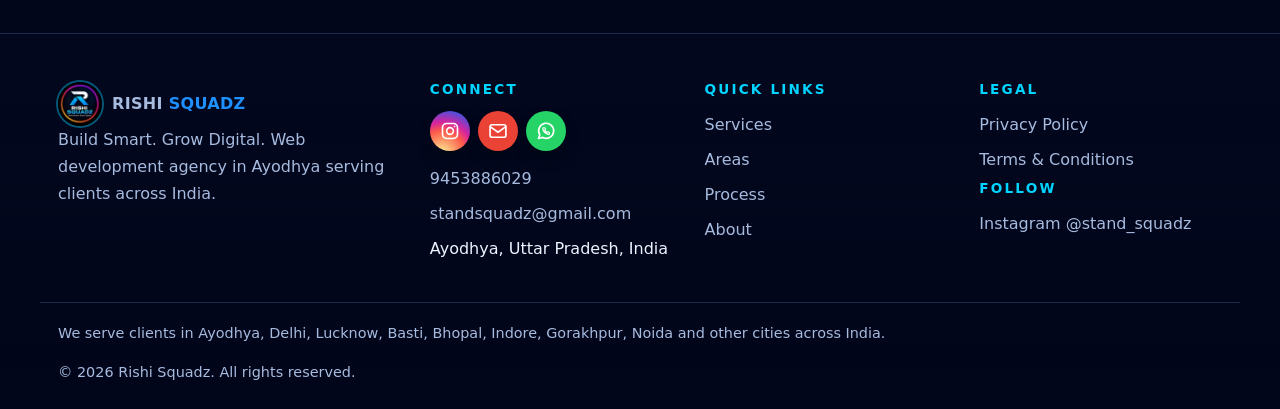
<file: contact.html>
<!doctype html><html lang="en-IN"><head><meta charset="utf-8"><meta name="viewport" content="width=device-width,initial-scale=1">
<title>Contact Rishi Squadz | Web Agency in Ayodhya, 9453886029</title><meta name="description" content="Contact Rishi Squadz in Ayodhya for web development, SEO and digital marketing. Call or WhatsApp 9453886029 or email standsquadz@gmail.com."><link rel="canonical" href="https://avil45.github.io/Portfolio/contact.html"><meta name="robots" content="index,follow,max-image-preview:large"><meta name="theme-color" content="#030a1f"><meta name="geo.region" content="IN-UP"><meta name="geo.placename" content="Ayodhya">
<meta property="og:type" content="website"><meta property="og:site_name" content="Rishi Squadz"><meta property="og:locale" content="en_IN"><meta property="og:title" content="Contact Rishi Squadz | Web Agency in Ayodhya, 9453886029"><meta property="og:description" content="Contact Rishi Squadz in Ayodhya for web development, SEO and digital marketing. Call or WhatsApp 9453886029 or email standsquadz@gmail.com."><meta property="og:url" content="https://avil45.github.io/Portfolio/contact.html"><meta property="og:image" content="https://avil45.github.io/Portfolio/img/og-image.jpg"><meta name="twitter:card" content="summary_large_image">
<link rel="icon" href="favicon.ico" sizes="32x32"><link rel="apple-touch-icon" href="img/icon-180.png"><link rel="manifest" href="site.webmanifest"><link rel="stylesheet" href="css/style.css"><script type="application/ld+json">{"@context": "https://schema.org", "@type": "FAQPage", "mainEntity": [{"@type": "Question", "name": "Which cities do you work in?", "acceptedAnswer": {"@type": "Answer", "text": "We work with clients in Ayodhya, Delhi, Lucknow, Basti, Bhopal, Indore, Gorakhpur, Noida and other cities across India. Meetings can happen by phone, video call or WhatsApp."}}, {"@type": "Question", "name": "How many websites have you delivered?", "acceptedAnswer": {"@type": "Answer", "text": "We have served 87 clients and have 110 websites live."}}, {"@type": "Question", "name": "Will my website be SEO friendly?", "acceptedAnswer": {"@type": "Answer", "text": "Every site ships with clean semantic HTML, canonical tags, meta data, schema markup, a sitemap and fast loading. These are the foundations Google looks for."}}, {"@type": "Question", "name": "How do I start a project?", "acceptedAnswer": {"@type": "Answer", "text": "Call or WhatsApp 9453886029, email standsquadz@gmail.com, or use the form on the contact page."}}]}</script><script type="application/ld+json">{"@context": "https://schema.org", "@type": "BreadcrumbList", "itemListElement": [{"@type": "ListItem", "position": 1, "name": "Home", "item": "https://avil45.github.io/Portfolio/"}, {"@type": "ListItem", "position": 2, "name": "Contact Rishi Squadz", "item": "https://avil45.github.io/Portfolio/contact.html"}]}</script></head><body><a class="skip" href="#main">Skip to content</a>
<header><div class="bar"><a class="brand" href="index.html" aria-label="Rishi Squadz home"><img src="img/logo.webp" width="44" height="44" alt="Rishi Squadz logo"><span>RISHI<br><b>SQUADZ</b></span></a><button id="mb" aria-expanded="false" aria-controls="nav">Menu</button>
<nav id="nav" aria-label="Main"><ul><li><a href="index.html">Home</a></li><li><a href="services.html">Services</a></li><li><a href="areas.html">Areas</a></li><li><a href="process.html">Process</a></li><li><a href="about.html">About</a></li></ul></nav><div class="soc" role="group" aria-label="Instagram, Gmail and WhatsApp"><a class="ig" href="https://www.instagram.com/stand_squadz" target="_blank" rel="noopener me" aria-label="Instagram @stand_squadz" title="Instagram"><svg viewBox="0 0 24 24" fill="none" stroke="currentColor" stroke-width="2" stroke-linecap="round" stroke-linejoin="round" aria-hidden="true"><rect x="3" y="3" width="18" height="18" rx="5"/><circle cx="12" cy="12" r="4"/><circle cx="17.5" cy="6.5" r="1" fill="currentColor" stroke="none"/></svg></a><a class="gm" href="mailto:standsquadz@gmail.com" aria-label="Email standsquadz@gmail.com" title="Gmail"><svg viewBox="0 0 24 24" fill="none" stroke="currentColor" stroke-width="2" stroke-linecap="round" stroke-linejoin="round" aria-hidden="true"><rect x="2.5" y="4.5" width="19" height="15" rx="2.5"/><path d="M3 7l9 6.5L21 7"/></svg></a><a class="wa" href="https://wa.me/919453886029" target="_blank" rel="noopener" aria-label="WhatsApp 9453886029" title="WhatsApp"><svg viewBox="0 0 24 24" fill="none" stroke="currentColor" stroke-width="2" stroke-linecap="round" stroke-linejoin="round" aria-hidden="true"><path d="M3 21l1.5-4.6A9 9 0 1 1 8 19.7z"/><path stroke-width="3.6" transform="translate(7.3 7.3) scale(.4)" d="M22 16.92v3a2 2 0 0 1-2.18 2 19.79 19.79 0 0 1-8.63-3.07 19.5 19.5 0 0 1-6-6 19.79 19.79 0 0 1-3.07-8.67A2 2 0 0 1 4.11 2h3a2 2 0 0 1 2 1.72c.127.96.361 1.903.7 2.81a2 2 0 0 1-.45 2.11L8.09 9.91a16 16 0 0 0 6 6l1.27-1.27a2 2 0 0 1 2.11-.45c.907.339 1.85.573 2.81.7A2 2 0 0 1 22 16.92z"/></svg></a></div></div></header><main id="main"><section class="ph"><div class="w"><p class="eb">Contact</p><h1 style="font-size:clamp(2rem,4.6vw,3.2rem)">Tell us what you want to build</h1><p class="m" style="max-width:44em">Call, WhatsApp or send an enquiry. We reply as soon as we can.</p></div></section><section><div class="w two"><div><h2>Get in touch</h2><p><a href="tel:+919453886029">9453886029</a> (Call / WhatsApp)<br><a href="mailto:standsquadz@gmail.com">standsquadz@gmail.com</a><br>Ayodhya, Uttar Pradesh, India<br><a href="https://www.instagram.com/stand_squadz" rel="noopener me" target="_blank">Instagram @stand_squadz</a></p><p class="m">Serving clients in Ayodhya, Delhi, Lucknow, Basti, Bhopal, Indore, Gorakhpur, Noida and more.</p></div><div class="fc"><form id="enq" novalidate><label>Your name<input name="n" autocomplete="name" required></label><label>Service<select name="s"><option>Web Development</option><option>UI/UX Design</option><option>SEO Optimization</option><option>Digital Marketing</option><option>Branding Solutions</option></select></label><label>Project details<textarea name="m" required></textarea></label><div id="st" role="status"></div><button class="btn" type="submit">Send via WhatsApp</button></form></div></div></section><section><div class="w legal"><h2>FAQ</h2><details><summary>Which cities do you work in?</summary><p>We work with clients in Ayodhya, Delhi, Lucknow, Basti, Bhopal, Indore, Gorakhpur, Noida and other cities across India. Meetings can happen by phone, video call or WhatsApp.</p></details><details><summary>How many websites have you delivered?</summary><p>We have served 87 clients and have 110 websites live.</p></details><details><summary>Will my website be SEO friendly?</summary><p>Every site ships with clean semantic HTML, canonical tags, meta data, schema markup, a sitemap and fast loading. These are the foundations Google looks for.</p></details><details><summary>How do I start a project?</summary><p>Call or WhatsApp 9453886029, email standsquadz@gmail.com, or use the form on the contact page.</p></details></div></section></main><footer><div class="w fg"><div><a class="brand" href="index.html"><img src="img/logo.webp" width="44" height="44" alt="" loading="lazy"><span>RISHI <b>SQUADZ</b></span></a><p class="m">Build Smart. Grow Digital. Web development agency in Ayodhya serving clients across India.</p></div>
<div><h2>Connect</h2><div class="soc" role="group" aria-label="Instagram, Gmail and WhatsApp"><a class="ig" href="https://www.instagram.com/stand_squadz" target="_blank" rel="noopener me" aria-label="Instagram @stand_squadz" title="Instagram"><svg viewBox="0 0 24 24" fill="none" stroke="currentColor" stroke-width="2" stroke-linecap="round" stroke-linejoin="round" aria-hidden="true"><rect x="3" y="3" width="18" height="18" rx="5"/><circle cx="12" cy="12" r="4"/><circle cx="17.5" cy="6.5" r="1" fill="currentColor" stroke="none"/></svg></a><a class="gm" href="mailto:standsquadz@gmail.com" aria-label="Email standsquadz@gmail.com" title="Gmail"><svg viewBox="0 0 24 24" fill="none" stroke="currentColor" stroke-width="2" stroke-linecap="round" stroke-linejoin="round" aria-hidden="true"><rect x="2.5" y="4.5" width="19" height="15" rx="2.5"/><path d="M3 7l9 6.5L21 7"/></svg></a><a class="wa" href="https://wa.me/919453886029" target="_blank" rel="noopener" aria-label="WhatsApp 9453886029" title="WhatsApp"><svg viewBox="0 0 24 24" fill="none" stroke="currentColor" stroke-width="2" stroke-linecap="round" stroke-linejoin="round" aria-hidden="true"><path d="M3 21l1.5-4.6A9 9 0 1 1 8 19.7z"/><path stroke-width="3.6" transform="translate(7.3 7.3) scale(.4)" d="M22 16.92v3a2 2 0 0 1-2.18 2 19.79 19.79 0 0 1-8.63-3.07 19.5 19.5 0 0 1-6-6 19.79 19.79 0 0 1-3.07-8.67A2 2 0 0 1 4.11 2h3a2 2 0 0 1 2 1.72c.127.96.361 1.903.7 2.81a2 2 0 0 1-.45 2.11L8.09 9.91a16 16 0 0 0 6 6l1.27-1.27a2 2 0 0 1 2.11-.45c.907.339 1.85.573 2.81.7A2 2 0 0 1 22 16.92z"/></svg></a></div><ul><li><a href="tel:+919453886029">9453886029</a></li><li><a href="mailto:standsquadz@gmail.com">standsquadz@gmail.com</a></li><li>Ayodhya, Uttar Pradesh, India</li></ul></div>
<div><h2>Quick links</h2><ul><li><a href="services.html">Services</a></li><li><a href="areas.html">Areas</a></li><li><a href="process.html">Process</a></li><li><a href="about.html">About</a></li></ul></div>
<div><h2>Legal</h2><ul><li><a href="privacy-policy.html">Privacy Policy</a></li><li><a href="terms.html">Terms &amp; Conditions</a></li></ul><h2>Follow</h2><ul><li><a href="https://www.instagram.com/stand_squadz" target="_blank" rel="noopener me">Instagram @stand_squadz</a></li></ul></div></div>
<div class="w cp"><p>We serve clients in Ayodhya, Delhi, Lucknow, Basti, Bhopal, Indore, Gorakhpur, Noida and other cities across India.</p>&copy; <span class="yr">2026</span> Rishi Squadz. All rights reserved.</div></footer><script src="js/main.js" defer></script></body></html>
</file>
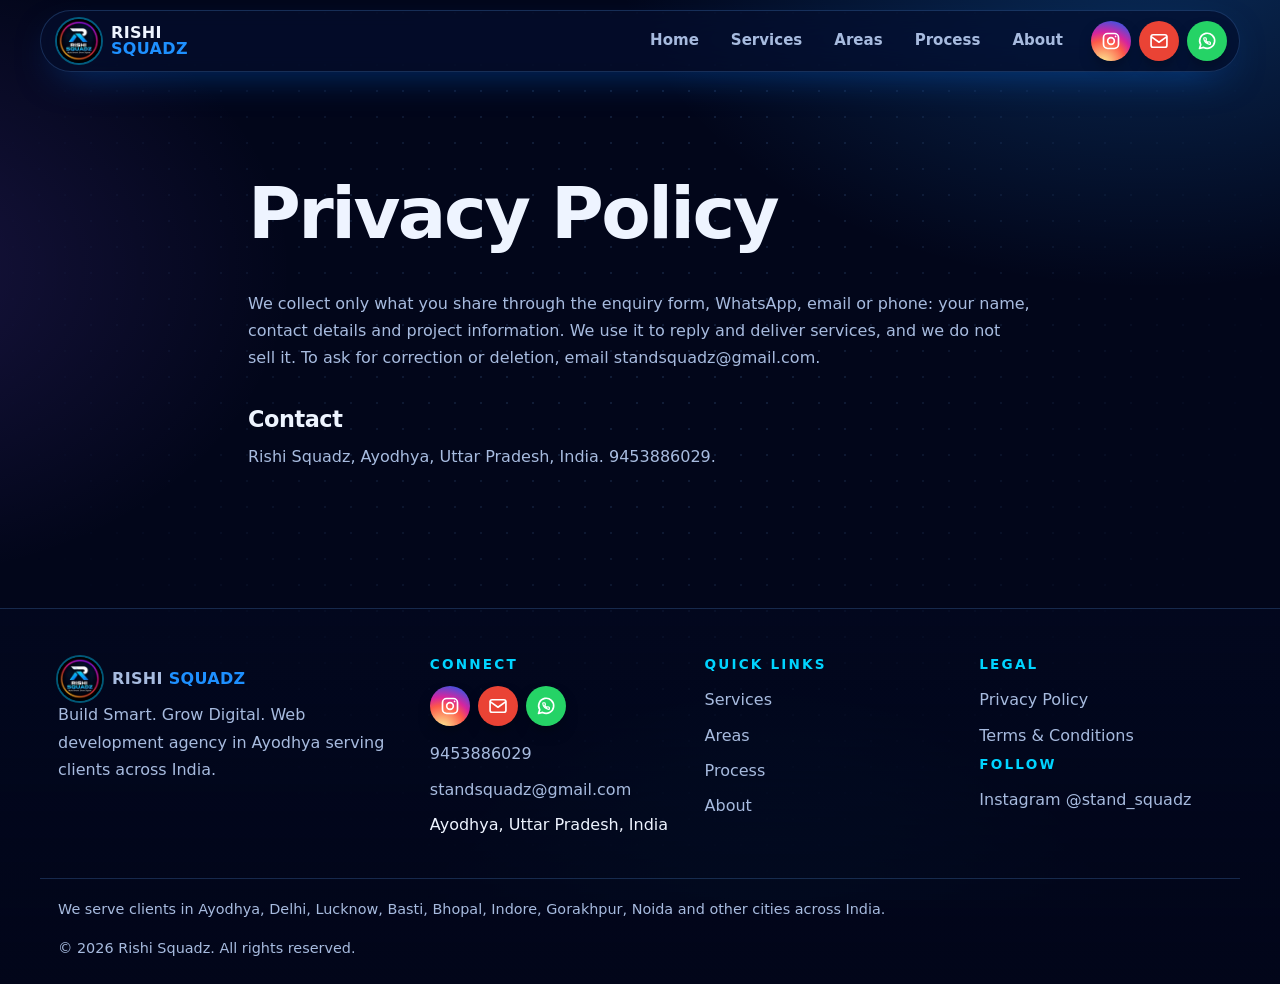
<file: privacy-policy.html>
<!doctype html><html lang="en-IN"><head><meta charset="utf-8"><meta name="viewport" content="width=device-width,initial-scale=1">
<title>Privacy Policy | Rishi Squadz</title><meta name="description" content="Privacy Policy of Rishi Squadz, Ayodhya."><link rel="canonical" href="https://avil45.github.io/Portfolio/privacy-policy.html"><meta name="robots" content="index,follow,max-image-preview:large"><meta name="theme-color" content="#030a1f"><meta name="geo.region" content="IN-UP"><meta name="geo.placename" content="Ayodhya">
<meta property="og:type" content="website"><meta property="og:site_name" content="Rishi Squadz"><meta property="og:locale" content="en_IN"><meta property="og:title" content="Privacy Policy | Rishi Squadz"><meta property="og:description" content="Privacy Policy of Rishi Squadz, Ayodhya."><meta property="og:url" content="https://avil45.github.io/Portfolio/privacy-policy.html"><meta property="og:image" content="https://avil45.github.io/Portfolio/img/og-image.jpg"><meta name="twitter:card" content="summary_large_image">
<link rel="icon" href="favicon.ico" sizes="32x32"><link rel="apple-touch-icon" href="img/icon-180.png"><link rel="manifest" href="site.webmanifest"><link rel="stylesheet" href="css/style.css"><script type="application/ld+json">{"@context": "https://schema.org", "@type": "BreadcrumbList", "itemListElement": [{"@type": "ListItem", "position": 1, "name": "Home", "item": "https://avil45.github.io/Portfolio/"}, {"@type": "ListItem", "position": 2, "name": "Privacy Policy", "item": "https://avil45.github.io/Portfolio/privacy-policy.html"}]}</script></head><body><a class="skip" href="#main">Skip to content</a>
<header><div class="bar"><a class="brand" href="index.html" aria-label="Rishi Squadz home"><img src="img/logo.webp" width="44" height="44" alt="Rishi Squadz logo"><span>RISHI<br><b>SQUADZ</b></span></a><button id="mb" aria-expanded="false" aria-controls="nav">Menu</button>
<nav id="nav" aria-label="Main"><ul><li><a href="index.html">Home</a></li><li><a href="services.html">Services</a></li><li><a href="areas.html">Areas</a></li><li><a href="process.html">Process</a></li><li><a href="about.html">About</a></li></ul></nav><div class="soc" role="group" aria-label="Instagram, Gmail and WhatsApp"><a class="ig" href="https://www.instagram.com/stand_squadz" target="_blank" rel="noopener me" aria-label="Instagram @stand_squadz" title="Instagram"><svg viewBox="0 0 24 24" fill="none" stroke="currentColor" stroke-width="2" stroke-linecap="round" stroke-linejoin="round" aria-hidden="true"><rect x="3" y="3" width="18" height="18" rx="5"/><circle cx="12" cy="12" r="4"/><circle cx="17.5" cy="6.5" r="1" fill="currentColor" stroke="none"/></svg></a><a class="gm" href="mailto:standsquadz@gmail.com" aria-label="Email standsquadz@gmail.com" title="Gmail"><svg viewBox="0 0 24 24" fill="none" stroke="currentColor" stroke-width="2" stroke-linecap="round" stroke-linejoin="round" aria-hidden="true"><rect x="2.5" y="4.5" width="19" height="15" rx="2.5"/><path d="M3 7l9 6.5L21 7"/></svg></a><a class="wa" href="https://wa.me/919453886029" target="_blank" rel="noopener" aria-label="WhatsApp 9453886029" title="WhatsApp"><svg viewBox="0 0 24 24" fill="none" stroke="currentColor" stroke-width="2" stroke-linecap="round" stroke-linejoin="round" aria-hidden="true"><path d="M3 21l1.5-4.6A9 9 0 1 1 8 19.7z"/><path stroke-width="3.6" transform="translate(7.3 7.3) scale(.4)" d="M22 16.92v3a2 2 0 0 1-2.18 2 19.79 19.79 0 0 1-8.63-3.07 19.5 19.5 0 0 1-6-6 19.79 19.79 0 0 1-3.07-8.67A2 2 0 0 1 4.11 2h3a2 2 0 0 1 2 1.72c.127.96.361 1.903.7 2.81a2 2 0 0 1-.45 2.11L8.09 9.91a16 16 0 0 0 6 6l1.27-1.27a2 2 0 0 1 2.11-.45c.907.339 1.85.573 2.81.7A2 2 0 0 1 22 16.92z"/></svg></a></div></div></header><main id="main"><section><div class="w legal"><h1>Privacy Policy</h1><p class="m">We collect only what you share through the enquiry form, WhatsApp, email or phone: your name, contact details and project information. We use it to reply and deliver services, and we do not sell it. To ask for correction or deletion, email standsquadz@gmail.com.</p><h2>Contact</h2><p class="m">Rishi Squadz, Ayodhya, Uttar Pradesh, India. 9453886029.</p></div></section></main><footer><div class="w fg"><div><a class="brand" href="index.html"><img src="img/logo.webp" width="44" height="44" alt="" loading="lazy"><span>RISHI <b>SQUADZ</b></span></a><p class="m">Build Smart. Grow Digital. Web development agency in Ayodhya serving clients across India.</p></div>
<div><h2>Connect</h2><div class="soc" role="group" aria-label="Instagram, Gmail and WhatsApp"><a class="ig" href="https://www.instagram.com/stand_squadz" target="_blank" rel="noopener me" aria-label="Instagram @stand_squadz" title="Instagram"><svg viewBox="0 0 24 24" fill="none" stroke="currentColor" stroke-width="2" stroke-linecap="round" stroke-linejoin="round" aria-hidden="true"><rect x="3" y="3" width="18" height="18" rx="5"/><circle cx="12" cy="12" r="4"/><circle cx="17.5" cy="6.5" r="1" fill="currentColor" stroke="none"/></svg></a><a class="gm" href="mailto:standsquadz@gmail.com" aria-label="Email standsquadz@gmail.com" title="Gmail"><svg viewBox="0 0 24 24" fill="none" stroke="currentColor" stroke-width="2" stroke-linecap="round" stroke-linejoin="round" aria-hidden="true"><rect x="2.5" y="4.5" width="19" height="15" rx="2.5"/><path d="M3 7l9 6.5L21 7"/></svg></a><a class="wa" href="https://wa.me/919453886029" target="_blank" rel="noopener" aria-label="WhatsApp 9453886029" title="WhatsApp"><svg viewBox="0 0 24 24" fill="none" stroke="currentColor" stroke-width="2" stroke-linecap="round" stroke-linejoin="round" aria-hidden="true"><path d="M3 21l1.5-4.6A9 9 0 1 1 8 19.7z"/><path stroke-width="3.6" transform="translate(7.3 7.3) scale(.4)" d="M22 16.92v3a2 2 0 0 1-2.18 2 19.79 19.79 0 0 1-8.63-3.07 19.5 19.5 0 0 1-6-6 19.79 19.79 0 0 1-3.07-8.67A2 2 0 0 1 4.11 2h3a2 2 0 0 1 2 1.72c.127.96.361 1.903.7 2.81a2 2 0 0 1-.45 2.11L8.09 9.91a16 16 0 0 0 6 6l1.27-1.27a2 2 0 0 1 2.11-.45c.907.339 1.85.573 2.81.7A2 2 0 0 1 22 16.92z"/></svg></a></div><ul><li><a href="tel:+919453886029">9453886029</a></li><li><a href="mailto:standsquadz@gmail.com">standsquadz@gmail.com</a></li><li>Ayodhya, Uttar Pradesh, India</li></ul></div>
<div><h2>Quick links</h2><ul><li><a href="services.html">Services</a></li><li><a href="areas.html">Areas</a></li><li><a href="process.html">Process</a></li><li><a href="about.html">About</a></li></ul></div>
<div><h2>Legal</h2><ul><li><a href="privacy-policy.html">Privacy Policy</a></li><li><a href="terms.html">Terms &amp; Conditions</a></li></ul><h2>Follow</h2><ul><li><a href="https://www.instagram.com/stand_squadz" target="_blank" rel="noopener me">Instagram @stand_squadz</a></li></ul></div></div>
<div class="w cp"><p>We serve clients in Ayodhya, Delhi, Lucknow, Basti, Bhopal, Indore, Gorakhpur, Noida and other cities across India.</p>&copy; <span class="yr">2026</span> Rishi Squadz. All rights reserved.</div></footer><script src="js/main.js" defer></script></body></html>
</file>
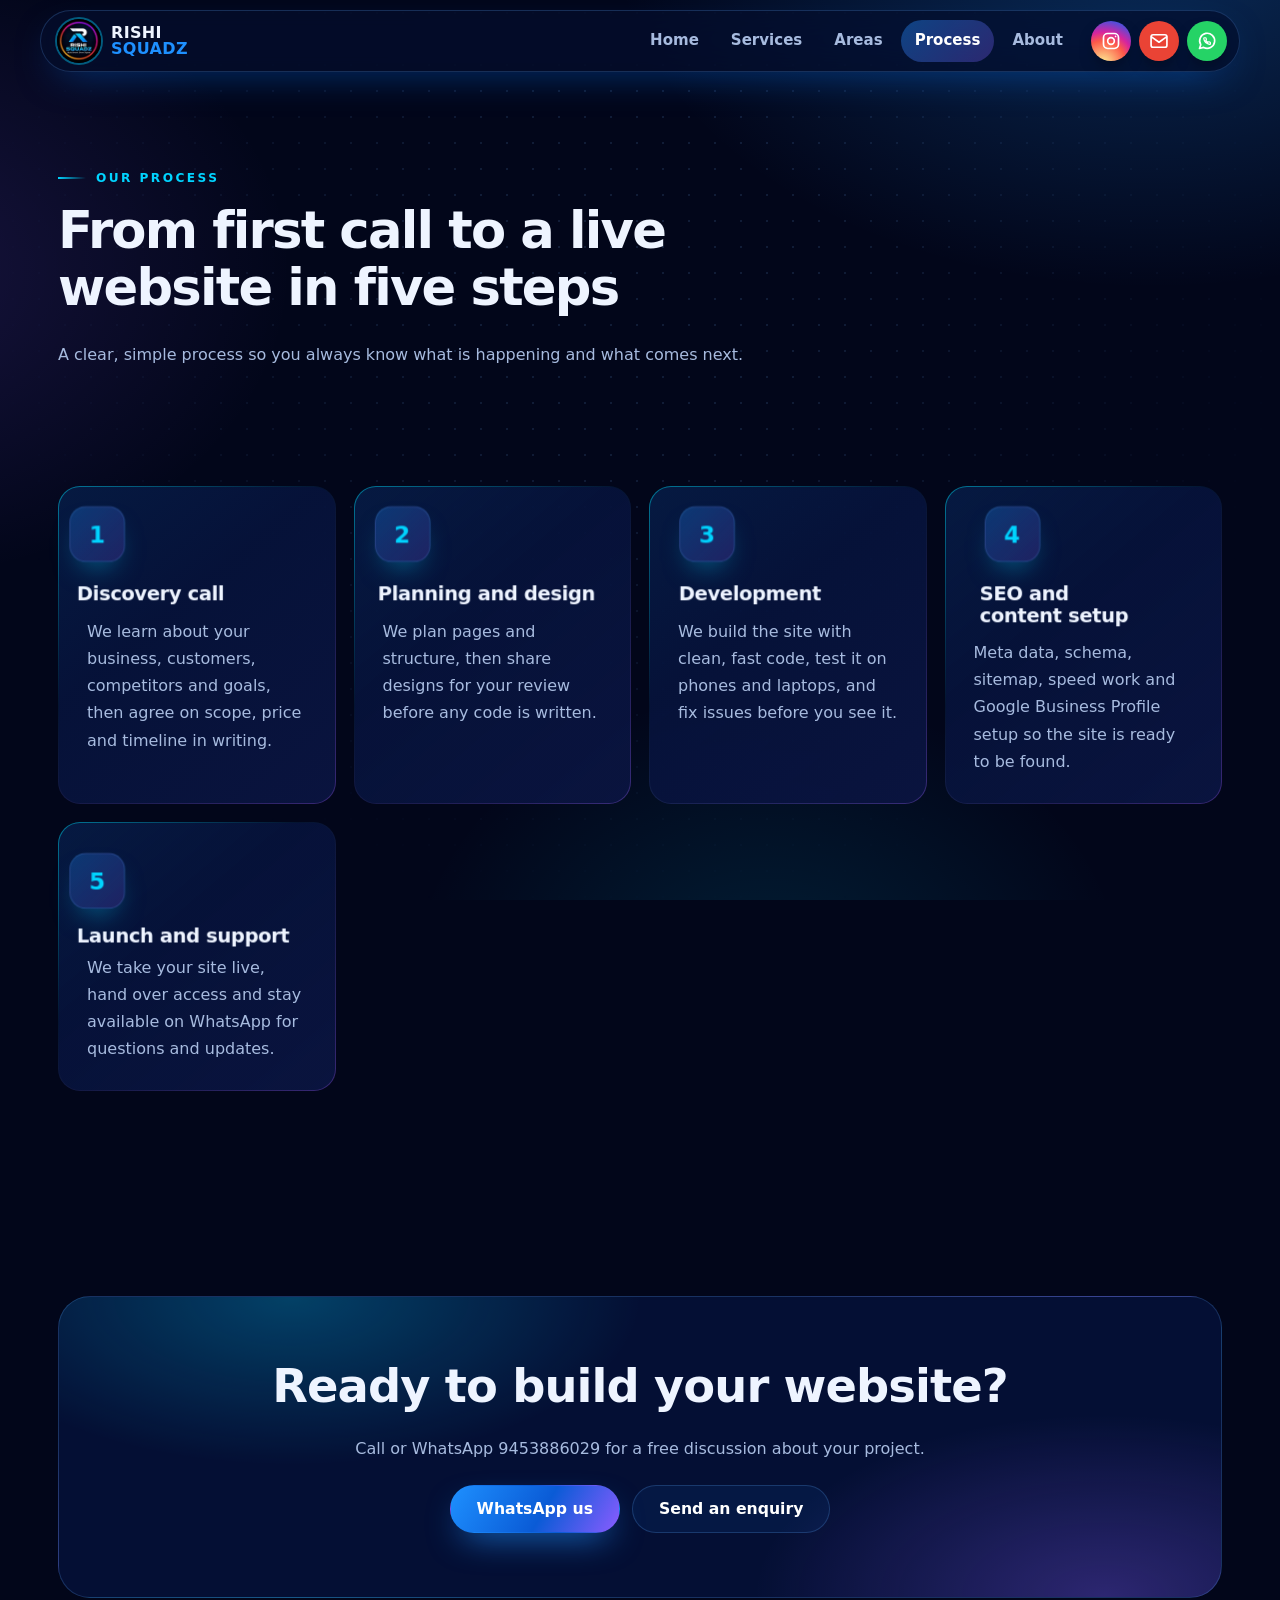
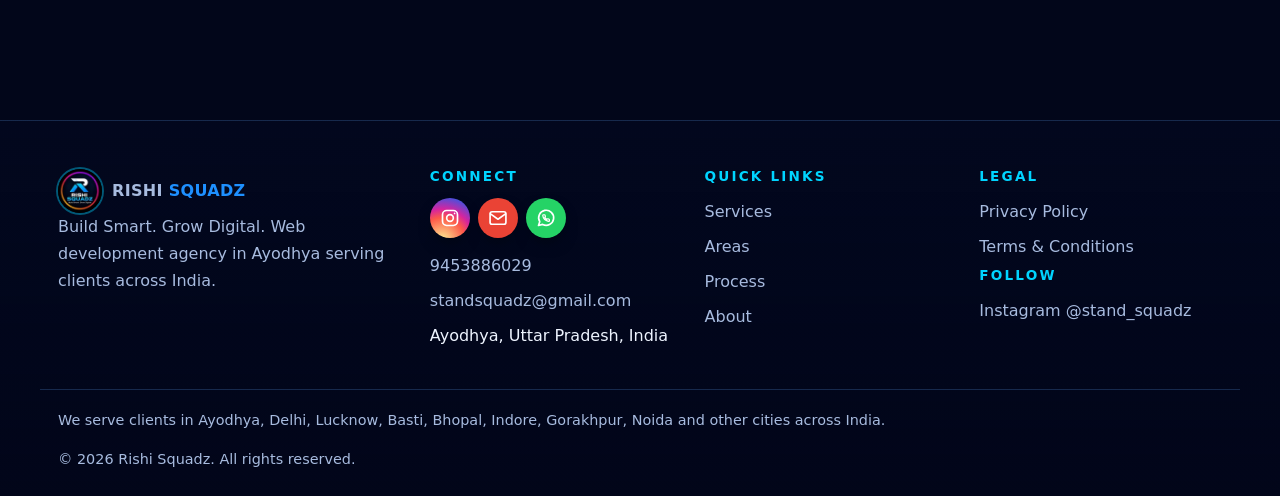
<file: process.html>
<!doctype html><html lang="en-IN"><head><meta charset="utf-8"><meta name="viewport" content="width=device-width,initial-scale=1">
<title>How We Build Your Website: Our Process | Rishi Squadz</title><meta name="description" content="See how Rishi Squadz takes your website from first call to launch: discovery, design, development, SEO setup and support."><link rel="canonical" href="https://avil45.github.io/Portfolio/process.html"><meta name="robots" content="index,follow,max-image-preview:large"><meta name="theme-color" content="#030a1f"><meta name="geo.region" content="IN-UP"><meta name="geo.placename" content="Ayodhya">
<meta property="og:type" content="website"><meta property="og:site_name" content="Rishi Squadz"><meta property="og:locale" content="en_IN"><meta property="og:title" content="How We Build Your Website: Our Process | Rishi Squadz"><meta property="og:description" content="See how Rishi Squadz takes your website from first call to launch: discovery, design, development, SEO setup and support."><meta property="og:url" content="https://avil45.github.io/Portfolio/process.html"><meta property="og:image" content="https://avil45.github.io/Portfolio/img/og-image.jpg"><meta name="twitter:card" content="summary_large_image">
<link rel="icon" href="favicon.ico" sizes="32x32"><link rel="apple-touch-icon" href="img/icon-180.png"><link rel="manifest" href="site.webmanifest"><link rel="stylesheet" href="css/style.css"><script type="application/ld+json">{"@context": "https://schema.org", "@type": "BreadcrumbList", "itemListElement": [{"@type": "ListItem", "position": 1, "name": "Home", "item": "https://avil45.github.io/Portfolio/"}, {"@type": "ListItem", "position": 2, "name": "How We Build Your Website: Our Process", "item": "https://avil45.github.io/Portfolio/process.html"}]}</script></head><body><a class="skip" href="#main">Skip to content</a>
<header><div class="bar"><a class="brand" href="index.html" aria-label="Rishi Squadz home"><img src="img/logo.webp" width="44" height="44" alt="Rishi Squadz logo"><span>RISHI<br><b>SQUADZ</b></span></a><button id="mb" aria-expanded="false" aria-controls="nav">Menu</button>
<nav id="nav" aria-label="Main"><ul><li><a href="index.html">Home</a></li><li><a href="services.html">Services</a></li><li><a href="areas.html">Areas</a></li><li><a href="process.html" aria-current="page">Process</a></li><li><a href="about.html">About</a></li></ul></nav><div class="soc" role="group" aria-label="Instagram, Gmail and WhatsApp"><a class="ig" href="https://www.instagram.com/stand_squadz" target="_blank" rel="noopener me" aria-label="Instagram @stand_squadz" title="Instagram"><svg viewBox="0 0 24 24" fill="none" stroke="currentColor" stroke-width="2" stroke-linecap="round" stroke-linejoin="round" aria-hidden="true"><rect x="3" y="3" width="18" height="18" rx="5"/><circle cx="12" cy="12" r="4"/><circle cx="17.5" cy="6.5" r="1" fill="currentColor" stroke="none"/></svg></a><a class="gm" href="mailto:standsquadz@gmail.com" aria-label="Email standsquadz@gmail.com" title="Gmail"><svg viewBox="0 0 24 24" fill="none" stroke="currentColor" stroke-width="2" stroke-linecap="round" stroke-linejoin="round" aria-hidden="true"><rect x="2.5" y="4.5" width="19" height="15" rx="2.5"/><path d="M3 7l9 6.5L21 7"/></svg></a><a class="wa" href="https://wa.me/919453886029" target="_blank" rel="noopener" aria-label="WhatsApp 9453886029" title="WhatsApp"><svg viewBox="0 0 24 24" fill="none" stroke="currentColor" stroke-width="2" stroke-linecap="round" stroke-linejoin="round" aria-hidden="true"><path d="M3 21l1.5-4.6A9 9 0 1 1 8 19.7z"/><path stroke-width="3.6" transform="translate(7.3 7.3) scale(.4)" d="M22 16.92v3a2 2 0 0 1-2.18 2 19.79 19.79 0 0 1-8.63-3.07 19.5 19.5 0 0 1-6-6 19.79 19.79 0 0 1-3.07-8.67A2 2 0 0 1 4.11 2h3a2 2 0 0 1 2 1.72c.127.96.361 1.903.7 2.81a2 2 0 0 1-.45 2.11L8.09 9.91a16 16 0 0 0 6 6l1.27-1.27a2 2 0 0 1 2.11-.45c.907.339 1.85.573 2.81.7A2 2 0 0 1 22 16.92z"/></svg></a></div></div></header><main id="main"><section class="ph"><div class="w"><p class="eb">Our process</p><h1 style="font-size:clamp(2rem,4.6vw,3.2rem)">From first call to a live website in five steps</h1><p class="m" style="max-width:44em">A clear, simple process so you always know what is happening and what comes next.</p></div></section><section><div class="w"><div class="grid"><article class="card"><div class="ic">1</div><h3>Discovery call</h3><p>We learn about your business, customers, competitors and goals, then agree on scope, price and timeline in writing.</p></article><article class="card"><div class="ic">2</div><h3>Planning and design</h3><p>We plan pages and structure, then share designs for your review before any code is written.</p></article><article class="card"><div class="ic">3</div><h3>Development</h3><p>We build the site with clean, fast code, test it on phones and laptops, and fix issues before you see it.</p></article><article class="card"><div class="ic">4</div><h3>SEO and content setup</h3><p>Meta data, schema, sitemap, speed work and Google Business Profile setup so the site is ready to be found.</p></article><article class="card"><div class="ic">5</div><h3>Launch and support</h3><p>We take your site live, hand over access and stay available on WhatsApp for questions and updates.</p></article></div></div></section><section><div class="w"><div class="cta"><h2>Ready to build your website?</h2><p class="m">Call or WhatsApp 9453886029 for a free discussion about your project.</p><div class="row" style="justify-content:center"><a class="btn" href="https://wa.me/919453886029" target="_blank" rel="noopener">WhatsApp us</a><a class="btn g" href="contact.html">Send an enquiry</a></div></div></div></section></main><footer><div class="w fg"><div><a class="brand" href="index.html"><img src="img/logo.webp" width="44" height="44" alt="" loading="lazy"><span>RISHI <b>SQUADZ</b></span></a><p class="m">Build Smart. Grow Digital. Web development agency in Ayodhya serving clients across India.</p></div>
<div><h2>Connect</h2><div class="soc" role="group" aria-label="Instagram, Gmail and WhatsApp"><a class="ig" href="https://www.instagram.com/stand_squadz" target="_blank" rel="noopener me" aria-label="Instagram @stand_squadz" title="Instagram"><svg viewBox="0 0 24 24" fill="none" stroke="currentColor" stroke-width="2" stroke-linecap="round" stroke-linejoin="round" aria-hidden="true"><rect x="3" y="3" width="18" height="18" rx="5"/><circle cx="12" cy="12" r="4"/><circle cx="17.5" cy="6.5" r="1" fill="currentColor" stroke="none"/></svg></a><a class="gm" href="mailto:standsquadz@gmail.com" aria-label="Email standsquadz@gmail.com" title="Gmail"><svg viewBox="0 0 24 24" fill="none" stroke="currentColor" stroke-width="2" stroke-linecap="round" stroke-linejoin="round" aria-hidden="true"><rect x="2.5" y="4.5" width="19" height="15" rx="2.5"/><path d="M3 7l9 6.5L21 7"/></svg></a><a class="wa" href="https://wa.me/919453886029" target="_blank" rel="noopener" aria-label="WhatsApp 9453886029" title="WhatsApp"><svg viewBox="0 0 24 24" fill="none" stroke="currentColor" stroke-width="2" stroke-linecap="round" stroke-linejoin="round" aria-hidden="true"><path d="M3 21l1.5-4.6A9 9 0 1 1 8 19.7z"/><path stroke-width="3.6" transform="translate(7.3 7.3) scale(.4)" d="M22 16.92v3a2 2 0 0 1-2.18 2 19.79 19.79 0 0 1-8.63-3.07 19.5 19.5 0 0 1-6-6 19.79 19.79 0 0 1-3.07-8.67A2 2 0 0 1 4.11 2h3a2 2 0 0 1 2 1.72c.127.96.361 1.903.7 2.81a2 2 0 0 1-.45 2.11L8.09 9.91a16 16 0 0 0 6 6l1.27-1.27a2 2 0 0 1 2.11-.45c.907.339 1.85.573 2.81.7A2 2 0 0 1 22 16.92z"/></svg></a></div><ul><li><a href="tel:+919453886029">9453886029</a></li><li><a href="mailto:standsquadz@gmail.com">standsquadz@gmail.com</a></li><li>Ayodhya, Uttar Pradesh, India</li></ul></div>
<div><h2>Quick links</h2><ul><li><a href="services.html">Services</a></li><li><a href="areas.html">Areas</a></li><li><a href="process.html">Process</a></li><li><a href="about.html">About</a></li></ul></div>
<div><h2>Legal</h2><ul><li><a href="privacy-policy.html">Privacy Policy</a></li><li><a href="terms.html">Terms &amp; Conditions</a></li></ul><h2>Follow</h2><ul><li><a href="https://www.instagram.com/stand_squadz" target="_blank" rel="noopener me">Instagram @stand_squadz</a></li></ul></div></div>
<div class="w cp"><p>We serve clients in Ayodhya, Delhi, Lucknow, Basti, Bhopal, Indore, Gorakhpur, Noida and other cities across India.</p>&copy; <span class="yr">2026</span> Rishi Squadz. All rights reserved.</div></footer><script src="js/main.js" defer></script></body></html>
</file>
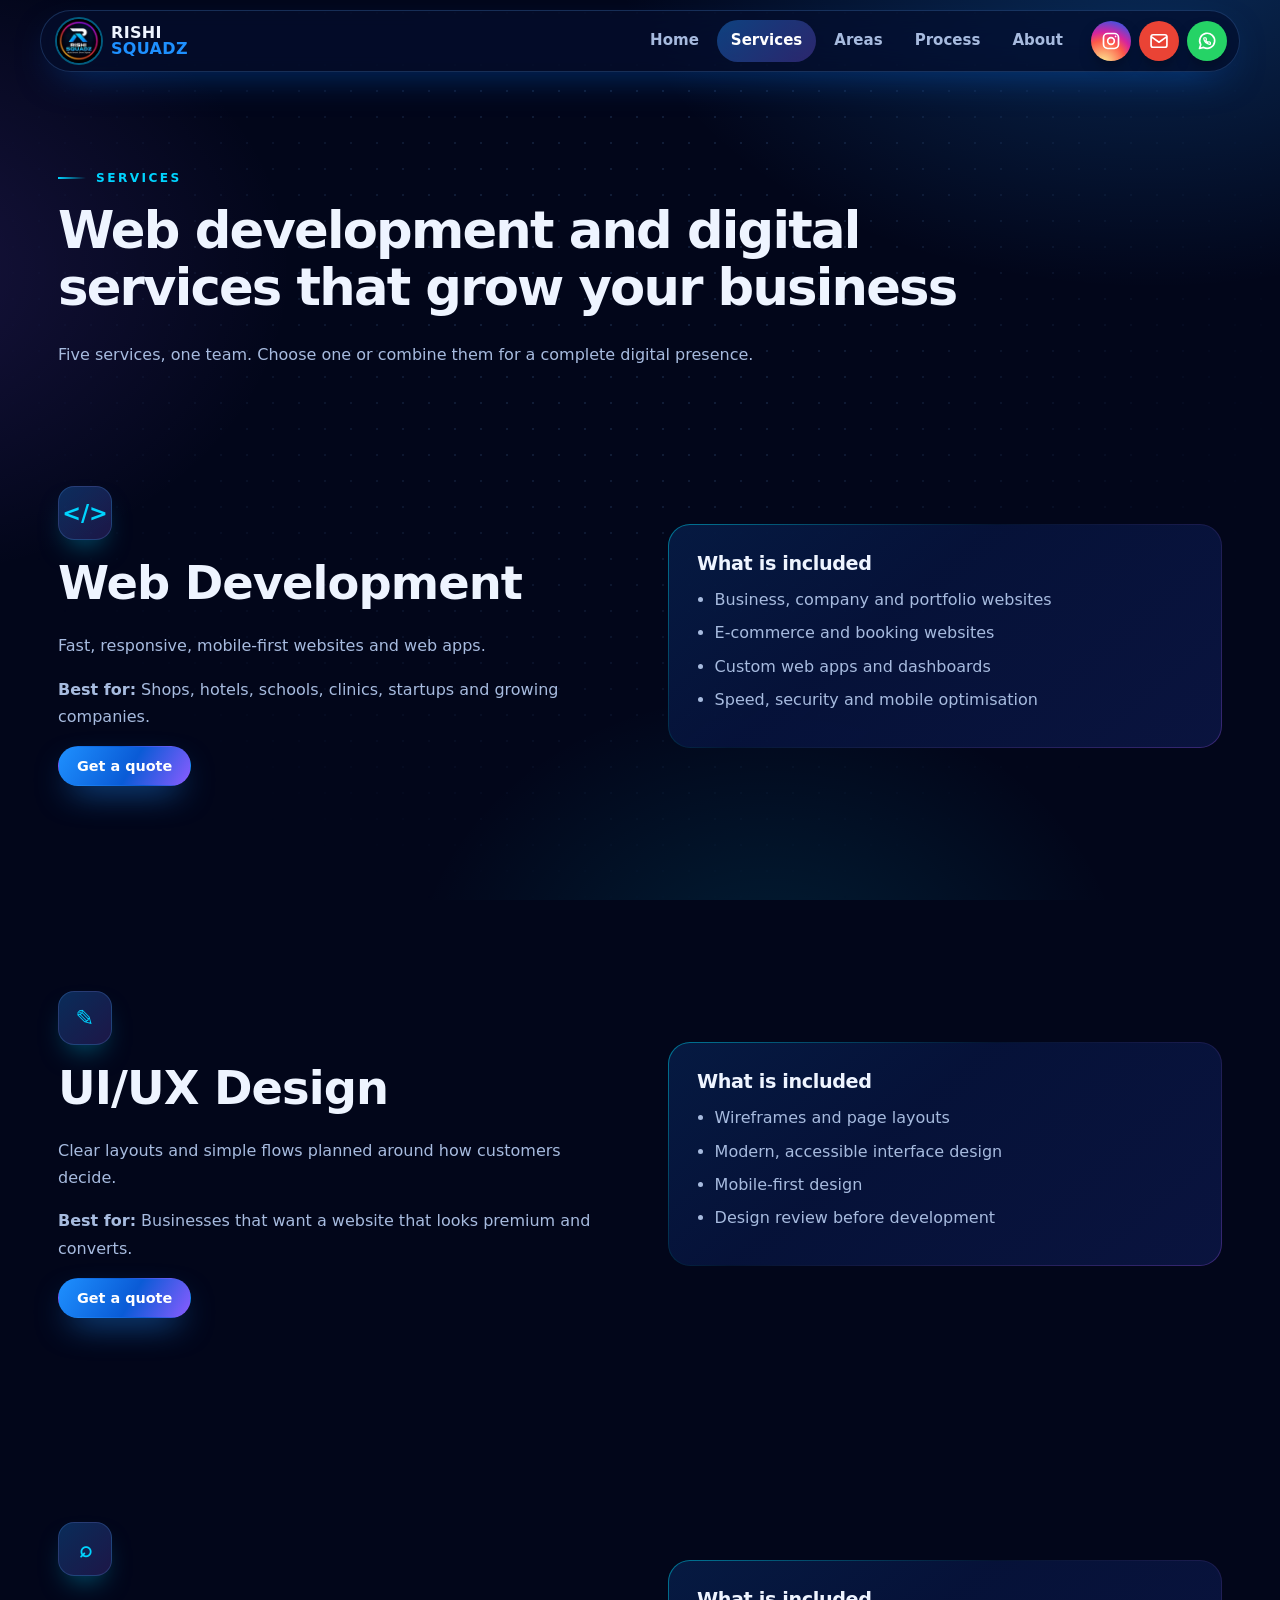
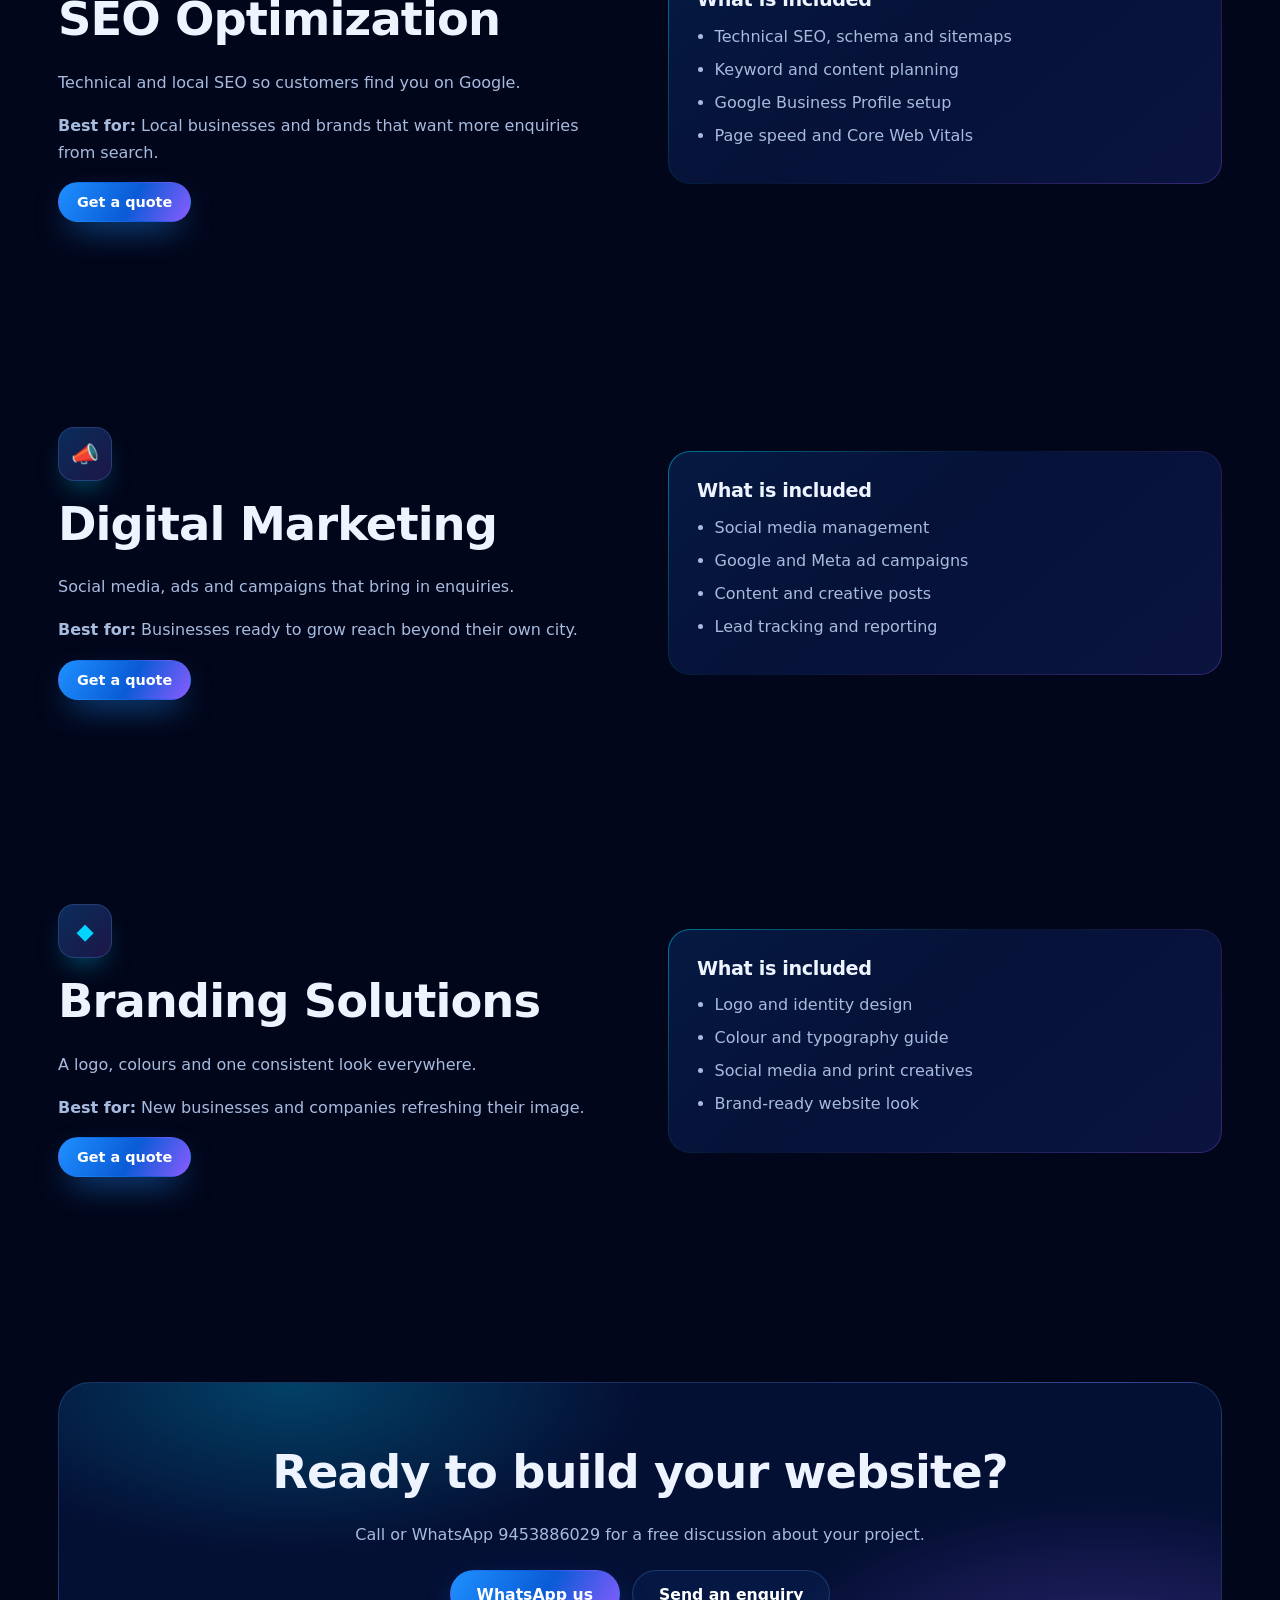
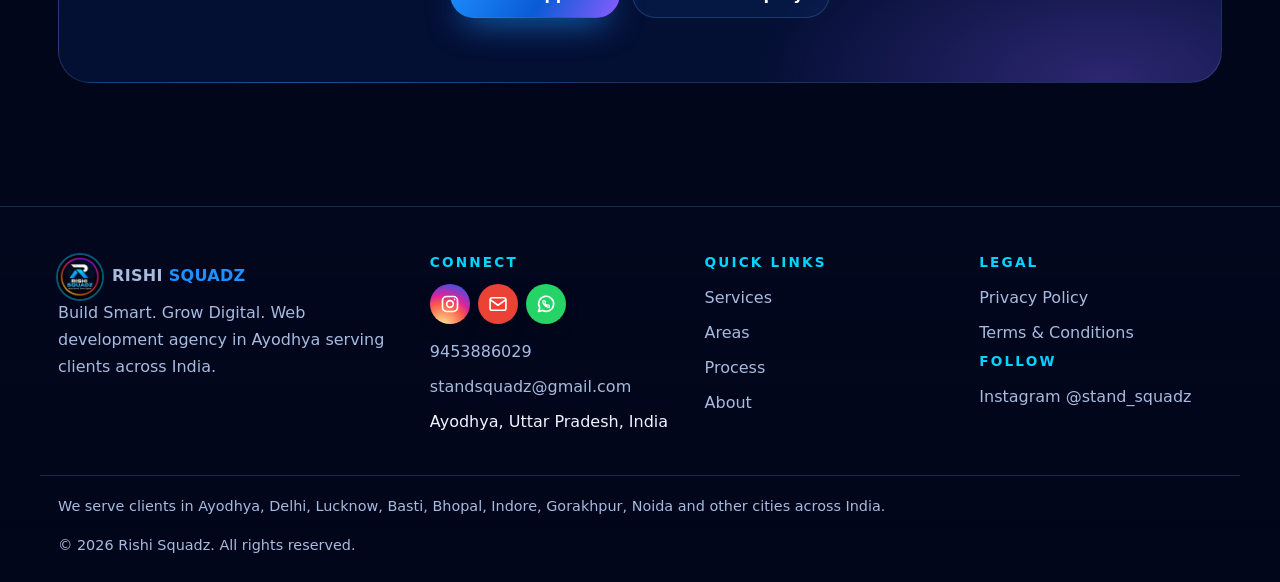
<file: services.html>
<!doctype html><html lang="en-IN"><head><meta charset="utf-8"><meta name="viewport" content="width=device-width,initial-scale=1">
<title>Web Development, SEO & Digital Marketing Services | Rishi Squadz</title><meta name="description" content="Web development, UI/UX design, SEO, digital marketing and branding services from Rishi Squadz, Ayodhya. Serving clients across India."><link rel="canonical" href="https://avil45.github.io/Portfolio/services.html"><meta name="robots" content="index,follow,max-image-preview:large"><meta name="theme-color" content="#030a1f"><meta name="geo.region" content="IN-UP"><meta name="geo.placename" content="Ayodhya">
<meta property="og:type" content="website"><meta property="og:site_name" content="Rishi Squadz"><meta property="og:locale" content="en_IN"><meta property="og:title" content="Web Development, SEO & Digital Marketing Services | Rishi Squadz"><meta property="og:description" content="Web development, UI/UX design, SEO, digital marketing and branding services from Rishi Squadz, Ayodhya. Serving clients across India."><meta property="og:url" content="https://avil45.github.io/Portfolio/services.html"><meta property="og:image" content="https://avil45.github.io/Portfolio/img/og-image.jpg"><meta name="twitter:card" content="summary_large_image">
<link rel="icon" href="favicon.ico" sizes="32x32"><link rel="apple-touch-icon" href="img/icon-180.png"><link rel="manifest" href="site.webmanifest"><link rel="stylesheet" href="css/style.css"><script type="application/ld+json">{"@context": "https://schema.org", "@type": "BreadcrumbList", "itemListElement": [{"@type": "ListItem", "position": 1, "name": "Home", "item": "https://avil45.github.io/Portfolio/"}, {"@type": "ListItem", "position": 2, "name": "Web Development, SEO & Digital Marketing Services", "item": "https://avil45.github.io/Portfolio/services.html"}]}</script></head><body><a class="skip" href="#main">Skip to content</a>
<header><div class="bar"><a class="brand" href="index.html" aria-label="Rishi Squadz home"><img src="img/logo.webp" width="44" height="44" alt="Rishi Squadz logo"><span>RISHI<br><b>SQUADZ</b></span></a><button id="mb" aria-expanded="false" aria-controls="nav">Menu</button>
<nav id="nav" aria-label="Main"><ul><li><a href="index.html">Home</a></li><li><a href="services.html" aria-current="page">Services</a></li><li><a href="areas.html">Areas</a></li><li><a href="process.html">Process</a></li><li><a href="about.html">About</a></li></ul></nav><div class="soc" role="group" aria-label="Instagram, Gmail and WhatsApp"><a class="ig" href="https://www.instagram.com/stand_squadz" target="_blank" rel="noopener me" aria-label="Instagram @stand_squadz" title="Instagram"><svg viewBox="0 0 24 24" fill="none" stroke="currentColor" stroke-width="2" stroke-linecap="round" stroke-linejoin="round" aria-hidden="true"><rect x="3" y="3" width="18" height="18" rx="5"/><circle cx="12" cy="12" r="4"/><circle cx="17.5" cy="6.5" r="1" fill="currentColor" stroke="none"/></svg></a><a class="gm" href="mailto:standsquadz@gmail.com" aria-label="Email standsquadz@gmail.com" title="Gmail"><svg viewBox="0 0 24 24" fill="none" stroke="currentColor" stroke-width="2" stroke-linecap="round" stroke-linejoin="round" aria-hidden="true"><rect x="2.5" y="4.5" width="19" height="15" rx="2.5"/><path d="M3 7l9 6.5L21 7"/></svg></a><a class="wa" href="https://wa.me/919453886029" target="_blank" rel="noopener" aria-label="WhatsApp 9453886029" title="WhatsApp"><svg viewBox="0 0 24 24" fill="none" stroke="currentColor" stroke-width="2" stroke-linecap="round" stroke-linejoin="round" aria-hidden="true"><path d="M3 21l1.5-4.6A9 9 0 1 1 8 19.7z"/><path stroke-width="3.6" transform="translate(7.3 7.3) scale(.4)" d="M22 16.92v3a2 2 0 0 1-2.18 2 19.79 19.79 0 0 1-8.63-3.07 19.5 19.5 0 0 1-6-6 19.79 19.79 0 0 1-3.07-8.67A2 2 0 0 1 4.11 2h3a2 2 0 0 1 2 1.72c.127.96.361 1.903.7 2.81a2 2 0 0 1-.45 2.11L8.09 9.91a16 16 0 0 0 6 6l1.27-1.27a2 2 0 0 1 2.11-.45c.907.339 1.85.573 2.81.7A2 2 0 0 1 22 16.92z"/></svg></a></div></div></header><main id="main"><section class="ph"><div class="w"><p class="eb">Services</p><h1 style="font-size:clamp(2rem,4.6vw,3.2rem)">Web development and digital services that grow your business</h1><p class="m" style="max-width:44em">Five services, one team. Choose one or combine them for a complete digital presence.</p></div></section><section id="s0"><div class="w two"><div><div class="ic" aria-hidden="true">&lt;/&gt;</div><h2>Web Development</h2><p class="m">Fast, responsive, mobile-first websites and web apps.</p><p class="m"><b>Best for:</b> Shops, hotels, schools, clinics, startups and growing companies.</p><a class="btn s" href="contact.html">Get a quote</a></div><div class="card"><h3>What is included</h3><ul class="ls"><li>Business, company and portfolio websites</li><li>E-commerce and booking websites</li><li>Custom web apps and dashboards</li><li>Speed, security and mobile optimisation</li></ul></div></div></section><section id="s1"><div class="w two"><div><div class="ic" aria-hidden="true">✎</div><h2>UI/UX Design</h2><p class="m">Clear layouts and simple flows planned around how customers decide.</p><p class="m"><b>Best for:</b> Businesses that want a website that looks premium and converts.</p><a class="btn s" href="contact.html">Get a quote</a></div><div class="card"><h3>What is included</h3><ul class="ls"><li>Wireframes and page layouts</li><li>Modern, accessible interface design</li><li>Mobile-first design</li><li>Design review before development</li></ul></div></div></section><section id="s2"><div class="w two"><div><div class="ic" aria-hidden="true">⌕</div><h2>SEO Optimization</h2><p class="m">Technical and local SEO so customers find you on Google.</p><p class="m"><b>Best for:</b> Local businesses and brands that want more enquiries from search.</p><a class="btn s" href="contact.html">Get a quote</a></div><div class="card"><h3>What is included</h3><ul class="ls"><li>Technical SEO, schema and sitemaps</li><li>Keyword and content planning</li><li>Google Business Profile setup</li><li>Page speed and Core Web Vitals</li></ul></div></div></section><section id="s3"><div class="w two"><div><div class="ic" aria-hidden="true">📣</div><h2>Digital Marketing</h2><p class="m">Social media, ads and campaigns that bring in enquiries.</p><p class="m"><b>Best for:</b> Businesses ready to grow reach beyond their own city.</p><a class="btn s" href="contact.html">Get a quote</a></div><div class="card"><h3>What is included</h3><ul class="ls"><li>Social media management</li><li>Google and Meta ad campaigns</li><li>Content and creative posts</li><li>Lead tracking and reporting</li></ul></div></div></section><section id="s4"><div class="w two"><div><div class="ic" aria-hidden="true">◆</div><h2>Branding Solutions</h2><p class="m">A logo, colours and one consistent look everywhere.</p><p class="m"><b>Best for:</b> New businesses and companies refreshing their image.</p><a class="btn s" href="contact.html">Get a quote</a></div><div class="card"><h3>What is included</h3><ul class="ls"><li>Logo and identity design</li><li>Colour and typography guide</li><li>Social media and print creatives</li><li>Brand-ready website look</li></ul></div></div></section><section><div class="w"><div class="cta"><h2>Ready to build your website?</h2><p class="m">Call or WhatsApp 9453886029 for a free discussion about your project.</p><div class="row" style="justify-content:center"><a class="btn" href="https://wa.me/919453886029" target="_blank" rel="noopener">WhatsApp us</a><a class="btn g" href="contact.html">Send an enquiry</a></div></div></div></section></main><footer><div class="w fg"><div><a class="brand" href="index.html"><img src="img/logo.webp" width="44" height="44" alt="" loading="lazy"><span>RISHI <b>SQUADZ</b></span></a><p class="m">Build Smart. Grow Digital. Web development agency in Ayodhya serving clients across India.</p></div>
<div><h2>Connect</h2><div class="soc" role="group" aria-label="Instagram, Gmail and WhatsApp"><a class="ig" href="https://www.instagram.com/stand_squadz" target="_blank" rel="noopener me" aria-label="Instagram @stand_squadz" title="Instagram"><svg viewBox="0 0 24 24" fill="none" stroke="currentColor" stroke-width="2" stroke-linecap="round" stroke-linejoin="round" aria-hidden="true"><rect x="3" y="3" width="18" height="18" rx="5"/><circle cx="12" cy="12" r="4"/><circle cx="17.5" cy="6.5" r="1" fill="currentColor" stroke="none"/></svg></a><a class="gm" href="mailto:standsquadz@gmail.com" aria-label="Email standsquadz@gmail.com" title="Gmail"><svg viewBox="0 0 24 24" fill="none" stroke="currentColor" stroke-width="2" stroke-linecap="round" stroke-linejoin="round" aria-hidden="true"><rect x="2.5" y="4.5" width="19" height="15" rx="2.5"/><path d="M3 7l9 6.5L21 7"/></svg></a><a class="wa" href="https://wa.me/919453886029" target="_blank" rel="noopener" aria-label="WhatsApp 9453886029" title="WhatsApp"><svg viewBox="0 0 24 24" fill="none" stroke="currentColor" stroke-width="2" stroke-linecap="round" stroke-linejoin="round" aria-hidden="true"><path d="M3 21l1.5-4.6A9 9 0 1 1 8 19.7z"/><path stroke-width="3.6" transform="translate(7.3 7.3) scale(.4)" d="M22 16.92v3a2 2 0 0 1-2.18 2 19.79 19.79 0 0 1-8.63-3.07 19.5 19.5 0 0 1-6-6 19.79 19.79 0 0 1-3.07-8.67A2 2 0 0 1 4.11 2h3a2 2 0 0 1 2 1.72c.127.96.361 1.903.7 2.81a2 2 0 0 1-.45 2.11L8.09 9.91a16 16 0 0 0 6 6l1.27-1.27a2 2 0 0 1 2.11-.45c.907.339 1.85.573 2.81.7A2 2 0 0 1 22 16.92z"/></svg></a></div><ul><li><a href="tel:+919453886029">9453886029</a></li><li><a href="mailto:standsquadz@gmail.com">standsquadz@gmail.com</a></li><li>Ayodhya, Uttar Pradesh, India</li></ul></div>
<div><h2>Quick links</h2><ul><li><a href="services.html">Services</a></li><li><a href="areas.html">Areas</a></li><li><a href="process.html">Process</a></li><li><a href="about.html">About</a></li></ul></div>
<div><h2>Legal</h2><ul><li><a href="privacy-policy.html">Privacy Policy</a></li><li><a href="terms.html">Terms &amp; Conditions</a></li></ul><h2>Follow</h2><ul><li><a href="https://www.instagram.com/stand_squadz" target="_blank" rel="noopener me">Instagram @stand_squadz</a></li></ul></div></div>
<div class="w cp"><p>We serve clients in Ayodhya, Delhi, Lucknow, Basti, Bhopal, Indore, Gorakhpur, Noida and other cities across India.</p>&copy; <span class="yr">2026</span> Rishi Squadz. All rights reserved.</div></footer><script src="js/main.js" defer></script></body></html>
</file>
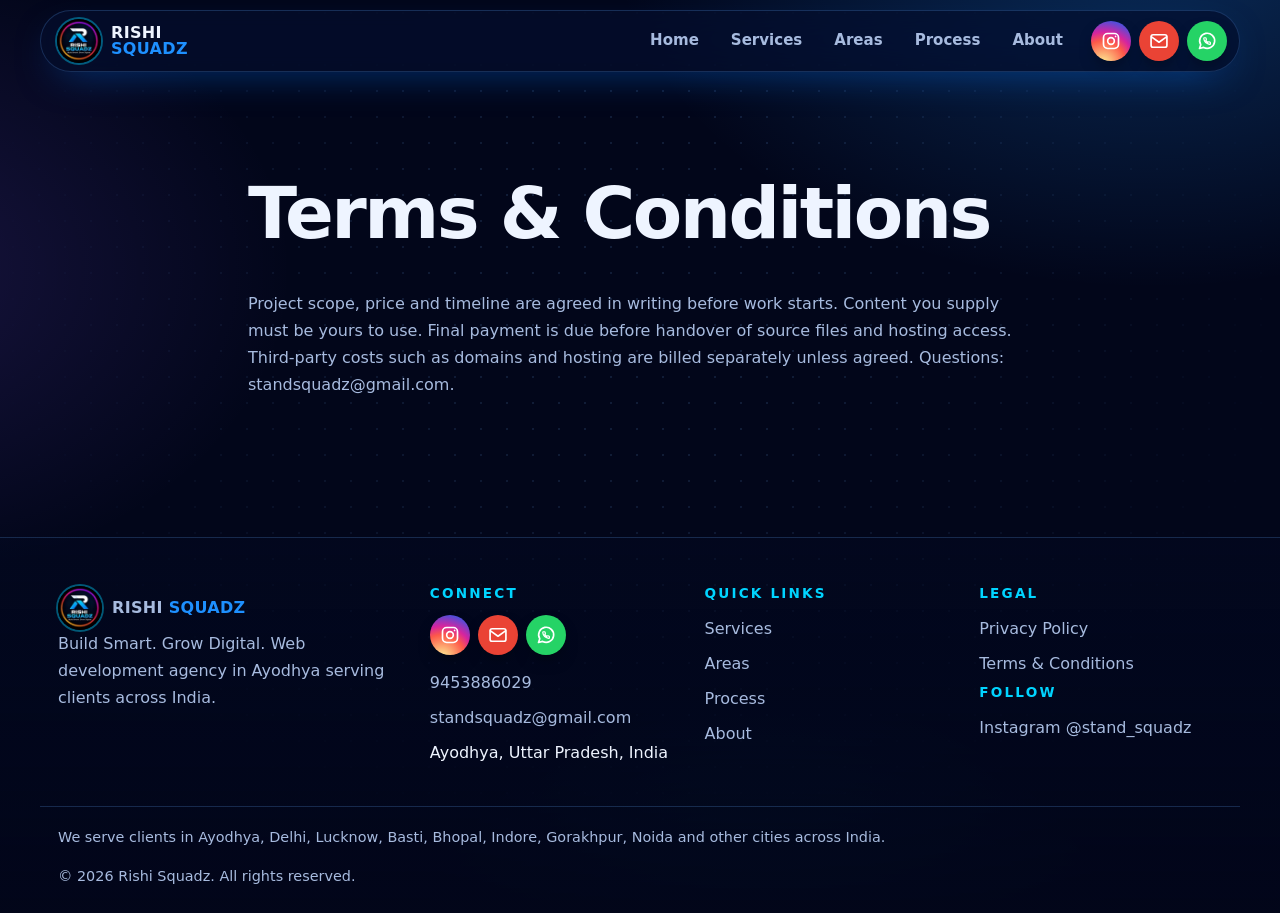
<file: terms.html>
<!doctype html><html lang="en-IN"><head><meta charset="utf-8"><meta name="viewport" content="width=device-width,initial-scale=1">
<title>Terms and Conditions | Rishi Squadz</title><meta name="description" content="Terms and Conditions of Rishi Squadz, Ayodhya."><link rel="canonical" href="https://avil45.github.io/Portfolio/terms.html"><meta name="robots" content="index,follow,max-image-preview:large"><meta name="theme-color" content="#030a1f"><meta name="geo.region" content="IN-UP"><meta name="geo.placename" content="Ayodhya">
<meta property="og:type" content="website"><meta property="og:site_name" content="Rishi Squadz"><meta property="og:locale" content="en_IN"><meta property="og:title" content="Terms and Conditions | Rishi Squadz"><meta property="og:description" content="Terms and Conditions of Rishi Squadz, Ayodhya."><meta property="og:url" content="https://avil45.github.io/Portfolio/terms.html"><meta property="og:image" content="https://avil45.github.io/Portfolio/img/og-image.jpg"><meta name="twitter:card" content="summary_large_image">
<link rel="icon" href="favicon.ico" sizes="32x32"><link rel="apple-touch-icon" href="img/icon-180.png"><link rel="manifest" href="site.webmanifest"><link rel="stylesheet" href="css/style.css"><script type="application/ld+json">{"@context": "https://schema.org", "@type": "BreadcrumbList", "itemListElement": [{"@type": "ListItem", "position": 1, "name": "Home", "item": "https://avil45.github.io/Portfolio/"}, {"@type": "ListItem", "position": 2, "name": "Terms and Conditions", "item": "https://avil45.github.io/Portfolio/terms.html"}]}</script></head><body><a class="skip" href="#main">Skip to content</a>
<header><div class="bar"><a class="brand" href="index.html" aria-label="Rishi Squadz home"><img src="img/logo.webp" width="44" height="44" alt="Rishi Squadz logo"><span>RISHI<br><b>SQUADZ</b></span></a><button id="mb" aria-expanded="false" aria-controls="nav">Menu</button>
<nav id="nav" aria-label="Main"><ul><li><a href="index.html">Home</a></li><li><a href="services.html">Services</a></li><li><a href="areas.html">Areas</a></li><li><a href="process.html">Process</a></li><li><a href="about.html">About</a></li></ul></nav><div class="soc" role="group" aria-label="Instagram, Gmail and WhatsApp"><a class="ig" href="https://www.instagram.com/stand_squadz" target="_blank" rel="noopener me" aria-label="Instagram @stand_squadz" title="Instagram"><svg viewBox="0 0 24 24" fill="none" stroke="currentColor" stroke-width="2" stroke-linecap="round" stroke-linejoin="round" aria-hidden="true"><rect x="3" y="3" width="18" height="18" rx="5"/><circle cx="12" cy="12" r="4"/><circle cx="17.5" cy="6.5" r="1" fill="currentColor" stroke="none"/></svg></a><a class="gm" href="mailto:standsquadz@gmail.com" aria-label="Email standsquadz@gmail.com" title="Gmail"><svg viewBox="0 0 24 24" fill="none" stroke="currentColor" stroke-width="2" stroke-linecap="round" stroke-linejoin="round" aria-hidden="true"><rect x="2.5" y="4.5" width="19" height="15" rx="2.5"/><path d="M3 7l9 6.5L21 7"/></svg></a><a class="wa" href="https://wa.me/919453886029" target="_blank" rel="noopener" aria-label="WhatsApp 9453886029" title="WhatsApp"><svg viewBox="0 0 24 24" fill="none" stroke="currentColor" stroke-width="2" stroke-linecap="round" stroke-linejoin="round" aria-hidden="true"><path d="M3 21l1.5-4.6A9 9 0 1 1 8 19.7z"/><path stroke-width="3.6" transform="translate(7.3 7.3) scale(.4)" d="M22 16.92v3a2 2 0 0 1-2.18 2 19.79 19.79 0 0 1-8.63-3.07 19.5 19.5 0 0 1-6-6 19.79 19.79 0 0 1-3.07-8.67A2 2 0 0 1 4.11 2h3a2 2 0 0 1 2 1.72c.127.96.361 1.903.7 2.81a2 2 0 0 1-.45 2.11L8.09 9.91a16 16 0 0 0 6 6l1.27-1.27a2 2 0 0 1 2.11-.45c.907.339 1.85.573 2.81.7A2 2 0 0 1 22 16.92z"/></svg></a></div></div></header><main id="main"><section><div class="w legal"><h1>Terms &amp; Conditions</h1><p class="m">Project scope, price and timeline are agreed in writing before work starts. Content you supply must be yours to use. Final payment is due before handover of source files and hosting access. Third-party costs such as domains and hosting are billed separately unless agreed. Questions: standsquadz@gmail.com.</p></div></section></main><footer><div class="w fg"><div><a class="brand" href="index.html"><img src="img/logo.webp" width="44" height="44" alt="" loading="lazy"><span>RISHI <b>SQUADZ</b></span></a><p class="m">Build Smart. Grow Digital. Web development agency in Ayodhya serving clients across India.</p></div>
<div><h2>Connect</h2><div class="soc" role="group" aria-label="Instagram, Gmail and WhatsApp"><a class="ig" href="https://www.instagram.com/stand_squadz" target="_blank" rel="noopener me" aria-label="Instagram @stand_squadz" title="Instagram"><svg viewBox="0 0 24 24" fill="none" stroke="currentColor" stroke-width="2" stroke-linecap="round" stroke-linejoin="round" aria-hidden="true"><rect x="3" y="3" width="18" height="18" rx="5"/><circle cx="12" cy="12" r="4"/><circle cx="17.5" cy="6.5" r="1" fill="currentColor" stroke="none"/></svg></a><a class="gm" href="mailto:standsquadz@gmail.com" aria-label="Email standsquadz@gmail.com" title="Gmail"><svg viewBox="0 0 24 24" fill="none" stroke="currentColor" stroke-width="2" stroke-linecap="round" stroke-linejoin="round" aria-hidden="true"><rect x="2.5" y="4.5" width="19" height="15" rx="2.5"/><path d="M3 7l9 6.5L21 7"/></svg></a><a class="wa" href="https://wa.me/919453886029" target="_blank" rel="noopener" aria-label="WhatsApp 9453886029" title="WhatsApp"><svg viewBox="0 0 24 24" fill="none" stroke="currentColor" stroke-width="2" stroke-linecap="round" stroke-linejoin="round" aria-hidden="true"><path d="M3 21l1.5-4.6A9 9 0 1 1 8 19.7z"/><path stroke-width="3.6" transform="translate(7.3 7.3) scale(.4)" d="M22 16.92v3a2 2 0 0 1-2.18 2 19.79 19.79 0 0 1-8.63-3.07 19.5 19.5 0 0 1-6-6 19.79 19.79 0 0 1-3.07-8.67A2 2 0 0 1 4.11 2h3a2 2 0 0 1 2 1.72c.127.96.361 1.903.7 2.81a2 2 0 0 1-.45 2.11L8.09 9.91a16 16 0 0 0 6 6l1.27-1.27a2 2 0 0 1 2.11-.45c.907.339 1.85.573 2.81.7A2 2 0 0 1 22 16.92z"/></svg></a></div><ul><li><a href="tel:+919453886029">9453886029</a></li><li><a href="mailto:standsquadz@gmail.com">standsquadz@gmail.com</a></li><li>Ayodhya, Uttar Pradesh, India</li></ul></div>
<div><h2>Quick links</h2><ul><li><a href="services.html">Services</a></li><li><a href="areas.html">Areas</a></li><li><a href="process.html">Process</a></li><li><a href="about.html">About</a></li></ul></div>
<div><h2>Legal</h2><ul><li><a href="privacy-policy.html">Privacy Policy</a></li><li><a href="terms.html">Terms &amp; Conditions</a></li></ul><h2>Follow</h2><ul><li><a href="https://www.instagram.com/stand_squadz" target="_blank" rel="noopener me">Instagram @stand_squadz</a></li></ul></div></div>
<div class="w cp"><p>We serve clients in Ayodhya, Delhi, Lucknow, Basti, Bhopal, Indore, Gorakhpur, Noida and other cities across India.</p>&copy; <span class="yr">2026</span> Rishi Squadz. All rights reserved.</div></footer><script src="js/main.js" defer></script></body></html>
</file>
<file: css/style.css>
:root{--bg:#02061a;--p:rgba(10,30,84,.5);--l:rgba(96,170,255,.22);--fg:#eef4ff;--m:#a7bbdf;--a:#1e90ff;--a2:#00d4ff;--v:#8a5cff;--f:ui-sans-serif,system-ui,"Segoe UI Variable Display","Segoe UI",Roboto,"Helvetica Neue",Arial,sans-serif;--r:22px}
*{box-sizing:border-box}html{scroll-behavior:smooth;scroll-padding-top:96px;-webkit-text-size-adjust:100%}
body{margin:0;color:var(--fg);font:16px/1.7 var(--f);overflow-x:hidden;background:var(--bg);background-image:radial-gradient(900px 600px at 90% -8%,rgba(30,144,255,.28),transparent 60%),radial-gradient(700px 520px at -10% 30%,rgba(138,92,255,.16),transparent 60%),radial-gradient(600px 500px at 60% 110%,rgba(0,212,255,.12),transparent 60%);background-attachment:fixed}
body::before{content:"";position:fixed;inset:0;z-index:-1;background:radial-gradient(rgba(120,180,255,.13) 1px,transparent 1.2px) 0 0/26px 26px;mask-image:radial-gradient(ellipse at 50% 30%,#000 20%,transparent 75%);-webkit-mask-image:radial-gradient(ellipse at 50% 30%,#000 20%,transparent 75%);pointer-events:none}
h1,h2,h3{line-height:1.1;margin:0 0 .5em;text-wrap:balance;letter-spacing:-.02em}h1{font-size:clamp(2.2rem,6vw,4.5rem);font-weight:800;letter-spacing:-.035em}h2{font-size:clamp(1.8rem,4vw,2.9rem);font-weight:800}h3{font-weight:700}p{margin:0 0 1em}a{color:inherit}img{max-width:100%;height:auto}
:focus-visible{outline:2px solid var(--a2);outline-offset:3px;border-radius:6px}.skip{position:absolute;left:-999px}.skip:focus{left:8px;top:8px;background:#fff;color:#000;padding:8px;z-index:99}
.w{max-width:1200px;margin:auto;padding:0 max(18px,env(safe-area-inset-left))}section{padding:clamp(52px,8vw,104px) 0}
.grad{background:linear-gradient(95deg,var(--a2),var(--a) 45%,var(--v));-webkit-background-clip:text;background-clip:text;color:transparent}.m{color:var(--m)}
.eb{display:inline-flex;align-items:center;gap:10px;color:var(--a2);letter-spacing:.2em;text-transform:uppercase;font-size:.76rem;font-weight:800;margin-bottom:14px}.eb::before{content:"";width:28px;height:2px;background:linear-gradient(90deg,var(--a2),transparent)}
header{position:sticky;top:0;z-index:30;padding:10px max(12px,env(safe-area-inset-left)) 0}
.bar{position:relative;display:flex;align-items:center;gap:14px;max-width:1200px;margin:auto;padding:8px 12px 8px 16px;border-radius:99px;background:rgba(5,14,44,.72);backdrop-filter:blur(16px) saturate(140%);-webkit-backdrop-filter:blur(16px) saturate(140%);border:1px solid var(--l);box-shadow:0 14px 40px -18px rgba(0,120,255,.55)}
.brand{display:flex;align-items:center;gap:10px;text-decoration:none;font-weight:800;line-height:1.02;margin-right:auto;letter-spacing:.02em}.brand img{border-radius:50%;box-shadow:0 0 0 2px rgba(0,212,255,.4)}.brand b{color:var(--a)}
nav ul{display:flex;gap:4px;list-style:none;margin:0;padding:0}nav a{display:block;text-decoration:none;color:var(--m);font-weight:600;font-size:.94rem;padding:8px 14px;border-radius:99px;transition:.2s}nav a:hover{color:#fff;background:rgba(30,144,255,.16)}nav a[aria-current]{color:#fff;background:linear-gradient(135deg,rgba(30,144,255,.4),rgba(138,92,255,.3))}
.soc{display:flex;gap:8px;align-items:center}.soc a{width:40px;height:40px;border-radius:50%;display:grid;place-items:center;color:#fff;transition:transform .25s,box-shadow .25s;box-shadow:0 8px 18px -8px rgba(0,0,0,.7)}.soc svg{width:20px;height:20px}.soc a:hover{transform:translateY(-3px) scale(1.08) rotate(-4deg)}
.soc .ig{background:radial-gradient(circle at 30% 107%,#fdf497 0,#fd5949 45%,#d6249f 62%,#285aeb 92%)}.soc .gm{background:#ea4335}.soc .wa{background:#25d366}
#mb{display:none;background:rgba(30,144,255,.15);border:1px solid var(--l);color:#fff;border-radius:99px;padding:9px 16px;font:700 .9rem var(--f);min-height:40px}
.btn{position:relative;overflow:hidden;display:inline-flex;align-items:center;justify-content:center;min-height:48px;padding:12px 26px;border-radius:99px;border:1px solid transparent;background:linear-gradient(120deg,var(--a),#0a5bd6 55%,var(--v));color:#fff;font:700 .98rem var(--f);text-decoration:none;cursor:pointer;box-shadow:0 14px 34px -12px rgba(30,144,255,.8);transition:transform .25s,box-shadow .25s}.btn::after{content:"";position:absolute;inset:0;background:linear-gradient(110deg,transparent 35%,rgba(255,255,255,.35) 50%,transparent 65%);transform:translateX(-120%);transition:transform .6s}.btn:hover{transform:translateY(-3px)}.btn:hover::after{transform:translateX(120%)}.btn.g{background:rgba(30,144,255,.08);border-color:var(--l);box-shadow:none}.btn.s{min-height:40px;padding:8px 18px;font-size:.9rem}
.hero{display:grid;grid-template-columns:1.02fr .98fr;gap:clamp(20px,4vw,48px);align-items:center}.hero .m{font-size:clamp(1.02rem,2vw,1.2rem);max-width:33em}.row{display:flex;flex-wrap:wrap;gap:12px;margin-top:22px}
.net{position:relative;height:520px;border-radius:30px;border:1px solid var(--l);background:radial-gradient(closest-side,rgba(30,144,255,.22),transparent 82%),rgba(4,12,40,.35);box-shadow:inset 0 0 80px rgba(30,144,255,.12)}.net canvas{width:100%;height:100%;display:block}
.chip{position:absolute;padding:9px 15px;border-radius:14px;background:rgba(8,24,72,.82);backdrop-filter:blur(8px);border:1px solid var(--l);font-weight:700;font-size:.85rem;animation:fl 6s ease-in-out infinite}.chip.a{left:14px;top:16px}.chip.b{right:14px;bottom:16px;animation-delay:-3s}@keyframes fl{50%{translate:0 -10px}}
.mq{overflow:hidden;border-block:1px solid var(--l);padding:14px 0;background:rgba(6,20,64,.35);-webkit-mask-image:linear-gradient(90deg,transparent,#000 8%,#000 92%,transparent);mask-image:linear-gradient(90deg,transparent,#000 8%,#000 92%,transparent)}.mq div{display:flex;gap:44px;width:max-content;animation:mq 30s linear infinite}.mq span{font-weight:800;font-size:clamp(1.1rem,3vw,1.6rem);color:transparent;-webkit-text-stroke:1px rgba(130,195,255,.6);white-space:nowrap;letter-spacing:.04em}@keyframes mq{to{transform:translateX(-50%)}}
.grid{display:grid;grid-template-columns:repeat(auto-fit,minmax(min(100%,260px),1fr));gap:18px;perspective:1100px}
.card,.stat,.fc,details{position:relative;border:1px solid transparent;border-radius:var(--r);background:linear-gradient(rgba(6,18,58,.92),rgba(6,18,58,.92)) padding-box,linear-gradient(140deg,rgba(0,212,255,.55),rgba(30,144,255,.1) 40%,rgba(138,92,255,.4)) border-box}
.card::before,.stat::before,.fc::before{content:"";position:absolute;inset:0;border-radius:inherit;background:radial-gradient(280px circle at var(--mx,50%) var(--my,0%),rgba(0,212,255,.18),transparent 62%);opacity:0;transition:opacity .3s;pointer-events:none}.card:hover::before,.stat:hover::before,.fc:hover::before{opacity:1}
.card{padding:28px;transform-style:preserve-3d;transition:transform .25s}.card h3{font-size:1.2rem;transform:translateZ(20px)}.card p{color:var(--m);margin:0}.card a{color:var(--a2)}
.ic{width:54px;height:54px;border-radius:16px;display:grid;place-items:center;background:linear-gradient(135deg,rgba(30,144,255,.28),rgba(138,92,255,.2));border:1px solid var(--l);font-size:1.4rem;font-weight:800;color:var(--a2);margin-bottom:18px;transform:translateZ(34px);box-shadow:0 14px 28px -12px rgba(0,212,255,.5)}
.stats{display:grid;grid-template-columns:repeat(auto-fit,minmax(min(100%,170px),1fr));gap:14px}.stat{padding:24px;text-align:center}.stat b{display:block;font-size:clamp(1.8rem,4vw,2.5rem);line-height:1.15;background:linear-gradient(95deg,#fff,var(--a2));-webkit-background-clip:text;background-clip:text;color:transparent}.stat span{color:var(--m);font-size:.9rem}
.two{display:grid;grid-template-columns:1fr 1fr;gap:clamp(24px,5vw,56px);align-items:center}.two img{border-radius:26px;border:1px solid var(--l);box-shadow:0 30px 70px -30px rgba(0,120,255,.6)}
.cta{text-align:center;padding:clamp(36px,6vw,64px) 20px;border-radius:32px;border:1px solid var(--l);background:radial-gradient(500px 240px at 20% 0,rgba(0,212,255,.25),transparent 70%),radial-gradient(500px 260px at 90% 100%,rgba(138,92,255,.3),transparent 70%),rgba(6,20,64,.7)}
.tags{display:flex;flex-wrap:wrap;gap:10px;list-style:none;padding:0;margin:0}.tags li{padding:9px 18px;border-radius:99px;border:1px solid var(--l);background:var(--p);font-weight:600}
details{padding:16px 20px;margin-bottom:12px}summary{cursor:pointer;font-weight:700;min-height:28px}details[open] summary{color:var(--a2)}details p{margin:10px 0 0;color:var(--m)}
form{display:grid;gap:14px}label{font-weight:600;font-size:.9rem;display:grid;gap:6px}input,select,textarea{font:inherit;font-size:16px;color:var(--fg);background:rgba(2,8,30,.8);border:1px solid var(--l);border-radius:14px;padding:13px 14px;min-height:48px;transition:border-color .2s,box-shadow .2s}input:focus,select:focus,textarea:focus{outline:none;border-color:var(--a2);box-shadow:0 0 0 3px rgba(0,212,255,.2)}textarea{min-height:120px}.fc{padding:clamp(20px,4vw,32px)}#st{min-height:1.4em;color:#9fe0b0}
.ph{padding-top:clamp(44px,7vw,88px)!important;padding-bottom:0!important}.ls{color:var(--m);padding-left:1.1em;margin:12px 0 0}.ls li{margin-bottom:6px}.sp{margin-top:20px}.legal{max-width:820px}.legal h2{font-size:1.4rem;margin-top:1.6em}
footer{margin-top:20px;border-top:1px solid var(--l);padding:48px 0 calc(24px + env(safe-area-inset-bottom));background:linear-gradient(180deg,rgba(3,10,36,.4),rgba(2,6,26,.95))}.fg{display:grid;grid-template-columns:1.4fr 1fr 1fr 1fr;gap:32px}footer h2{font-size:.85rem;letter-spacing:.16em;text-transform:uppercase;color:var(--a2);margin-bottom:14px}footer ul{list-style:none;padding:0;margin:0}footer li{margin-bottom:8px}footer a{color:var(--m);text-decoration:none}footer a:hover{color:#fff}footer .soc{margin-bottom:14px}footer .soc a{color:#fff}.cp{margin-top:32px;padding-top:18px;border-top:1px solid var(--l);color:var(--m);font-size:.9rem}
.rv{opacity:0;transform:translateY(26px);transition:opacity .8s cubic-bezier(.2,.7,.2,1),transform .8s cubic-bezier(.2,.7,.2,1)}.rv.in{opacity:1;transform:none}
@media(max-width:1000px){.fg{grid-template-columns:1fr 1fr}}
@media(max-width:900px){.hero,.two{grid-template-columns:1fr}.net{height:420px}#mb{display:block}.bar{border-radius:26px;gap:10px}nav{position:absolute;left:0;right:0;top:calc(100% + 8px);padding:10px;border-radius:22px;background:rgba(4,12,40,.96);backdrop-filter:blur(16px);border:1px solid var(--l);opacity:0;visibility:hidden;transform:translateY(-8px) scale(.98);transition:.25s}nav.o{opacity:1;visibility:visible;transform:none}nav ul{flex-direction:column}nav a{padding:14px 16px;font-size:1.05rem}.row .btn{flex:1 1 200px}}
@media(max-width:520px){.brand span{display:none}.soc a{width:38px;height:38px}.soc{gap:6px}.net{height:340px}.fg{grid-template-columns:1fr}.chip{font-size:.75rem;padding:7px 11px}.card{padding:22px}.bar{padding:7px 8px 7px 10px}}
@media(hover:none){.card::before{display:none}}
@media(prefers-reduced-motion:reduce){*{animation:none!important;transition:none!important}html{scroll-behavior:auto}.rv{opacity:1;transform:none}}
</file>
